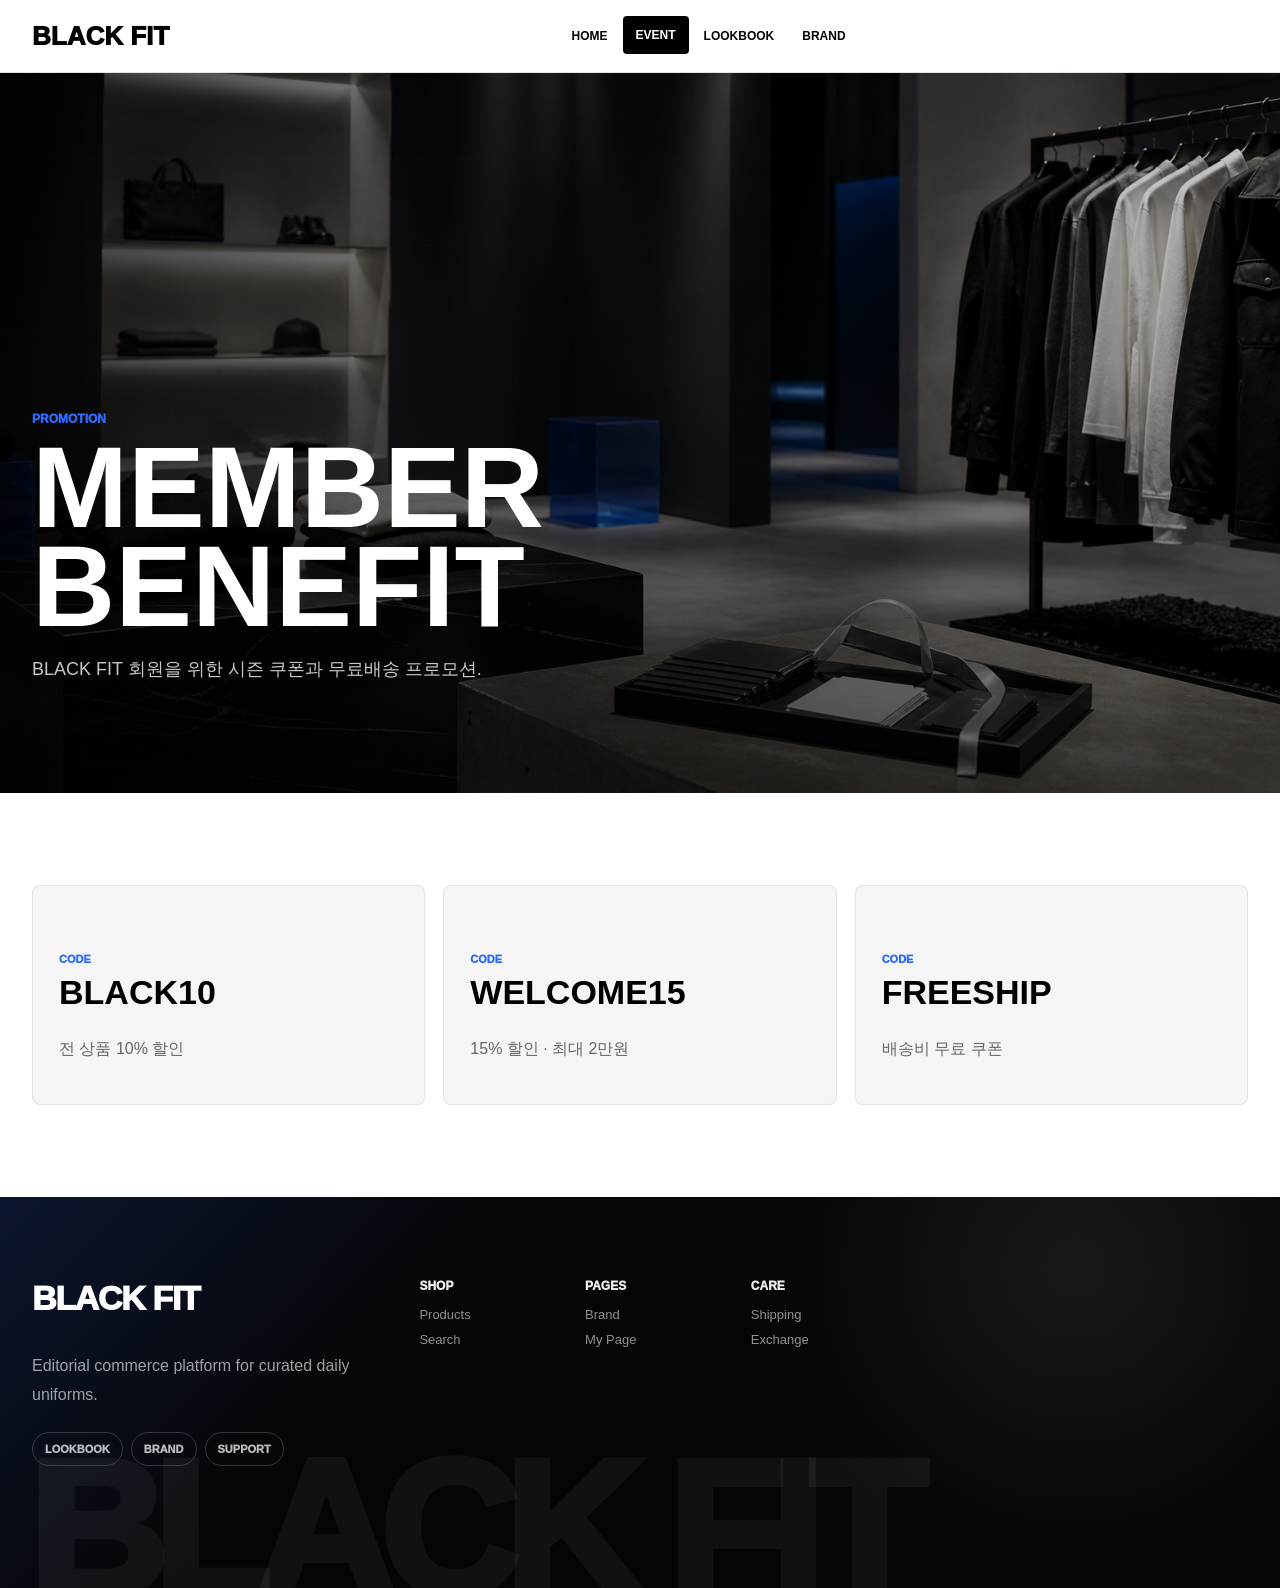
<file: event.html>
<!DOCTYPE html>
<html lang="ko">
<head>
  <meta charset="UTF-8">
  <meta name="viewport" content="width=device-width, initial-scale=1.0">
  <title>BLACK FIT | Event</title>
  <meta name="description" content="BLACK FIT 멤버십 혜택과 프로모션 페이지">
  <link rel="shortcut icon" href="favicon.ico">
  <link rel="icon" href="favicon.ico" sizes="any">
  <link rel="icon" type="image/png" sizes="48x48" href="images/favicons/favicon-48x48.png">
  <link rel="icon" type="image/png" sizes="16x16" href="images/favicons/favicon-16x16.png">
  <link rel="icon" type="image/png" sizes="32x32" href="images/favicons/favicon-32x32.png">
  <link rel="apple-touch-icon" href="images/favicons/apple-touch-icon.png">
  <link rel="manifest" href="site.webmanifest">
  <meta name="msapplication-TileImage" content="images/favicons/mstile-150x150.png">
  <meta name="msapplication-TileColor" content="#ffffff">
  <meta name="theme-color" content="#000000">
  <link rel="stylesheet" href="style.css">
</head>
<body class="subpage">
  <header class="site-header"><div class="header-inner"><a class="brand-logo" href="index.html">BLACK FIT</a><nav class="main-nav"><a class="nav-link" href="index.html">HOME</a><a class="nav-link active" href="event.html">EVENT</a><a class="nav-link" href="lookbook.html">LOOKBOOK</a><a class="nav-link" href="brand.html">BRAND</a></nav></div></header>
  <main>
    <section class="sub-hero">
      <img src="images/hero-event.png" alt="이벤트 메인 비주얼">
      <div class="sub-hero-copy">
        <p class="eyebrow">Promotion</p>
        <h1>MEMBER BENEFIT</h1>
        <p>BLACK FIT 회원을 위한 시즌 쿠폰과 무료배송 프로모션.</p>
      </div>
    </section>
    <section class="sub-section">
      <div class="coupon-page-grid">
        <article><span>CODE</span><h3>BLACK10</h3><p>전 상품 10% 할인</p></article>
        <article><span>CODE</span><h3>WELCOME15</h3><p>15% 할인 · 최대 2만원</p></article>
        <article><span>CODE</span><h3>FREESHIP</h3><p>배송비 무료 쿠폰</p></article>
      </div>
    </section>
  </main>
  <footer class="site-footer sub-footer"><div><a class="footer-logo" href="index.html">BLACK FIT</a><p>Editorial commerce platform for curated daily uniforms.</p><div class="footer-social"><a href="lookbook.html">Lookbook</a><a href="brand.html">Brand</a><a href="support.html">Support</a></div></div><div class="footer-links"><div><strong>Shop</strong><a href="index.html#products">Products</a><a href="search.html">Search</a></div><div><strong>Pages</strong><a href="brand.html">Brand</a><a href="mypage.html">My Page</a></div><div><strong>Care</strong><a href="support.html">Shipping</a><a href="support.html">Exchange</a></div></div><div class="footer-wordmark" aria-hidden="true">BLACK FIT</div></footer>
</body>
</html>
</file>
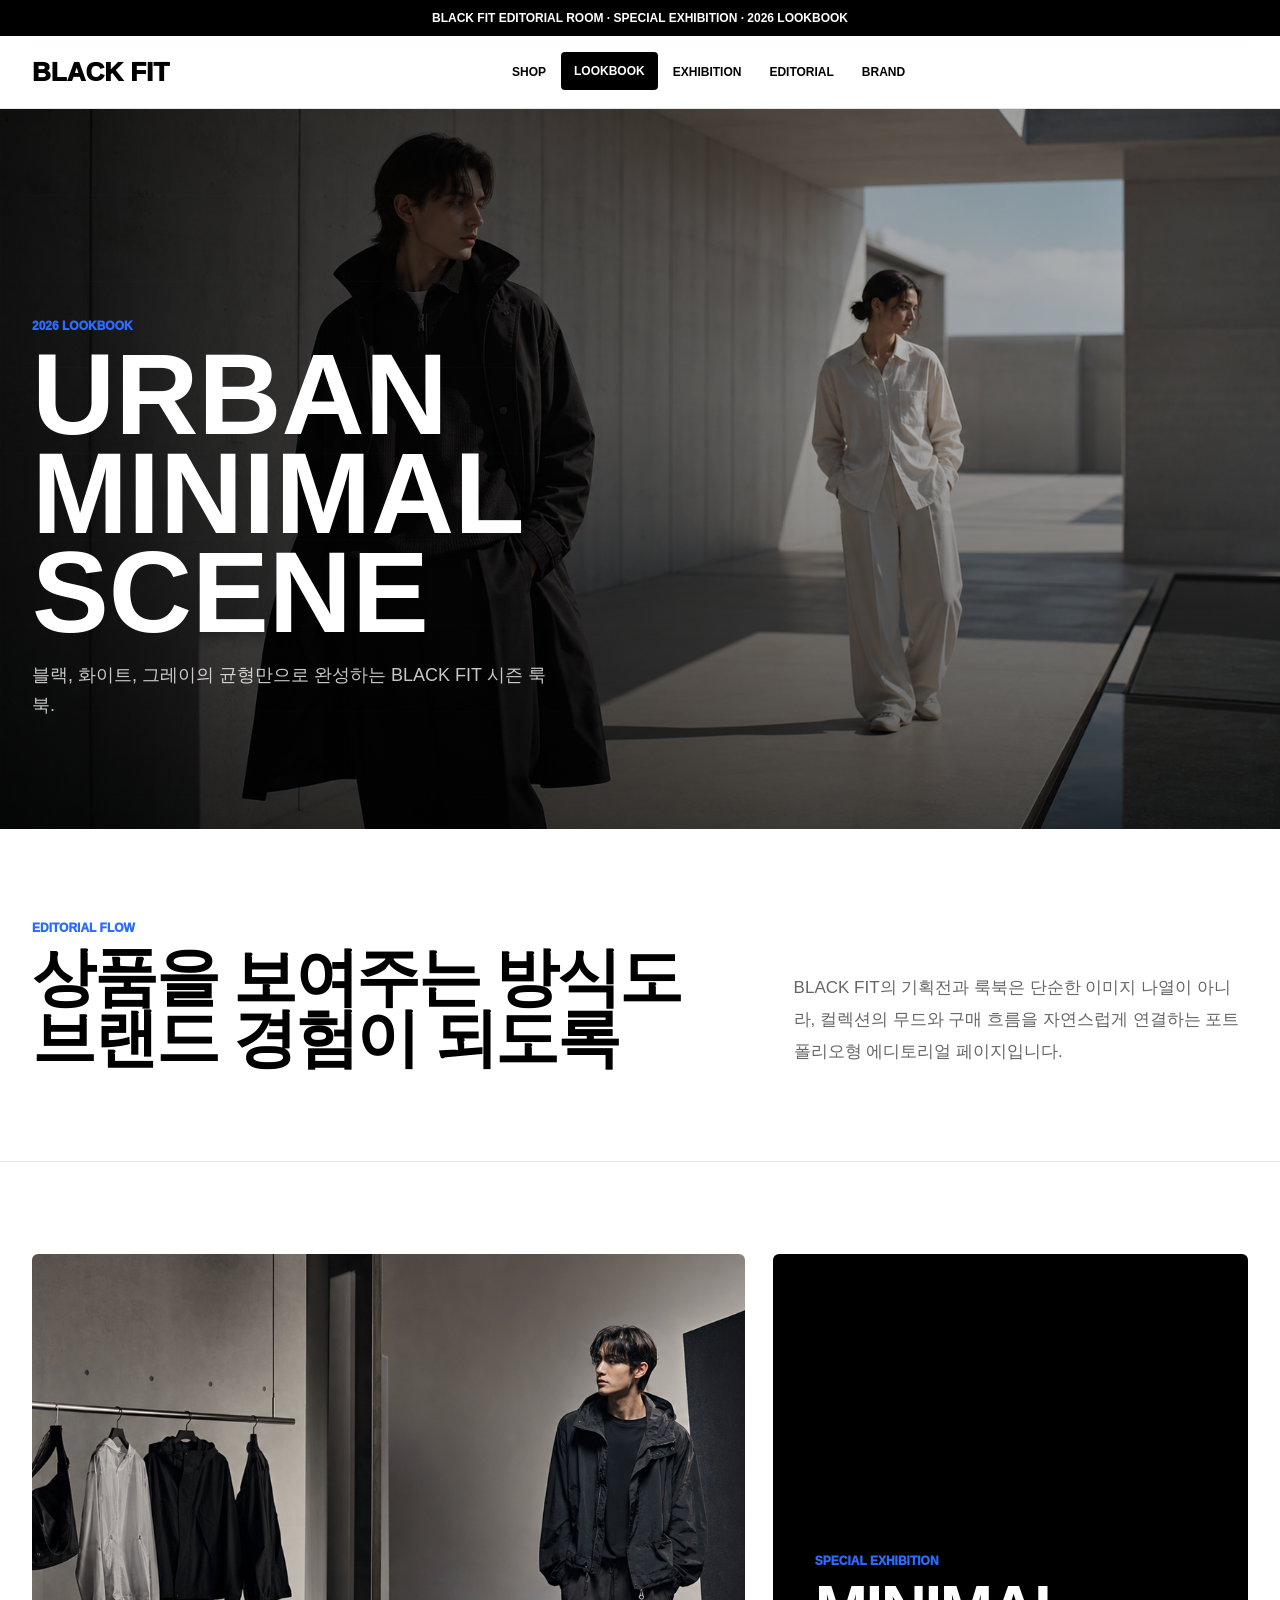
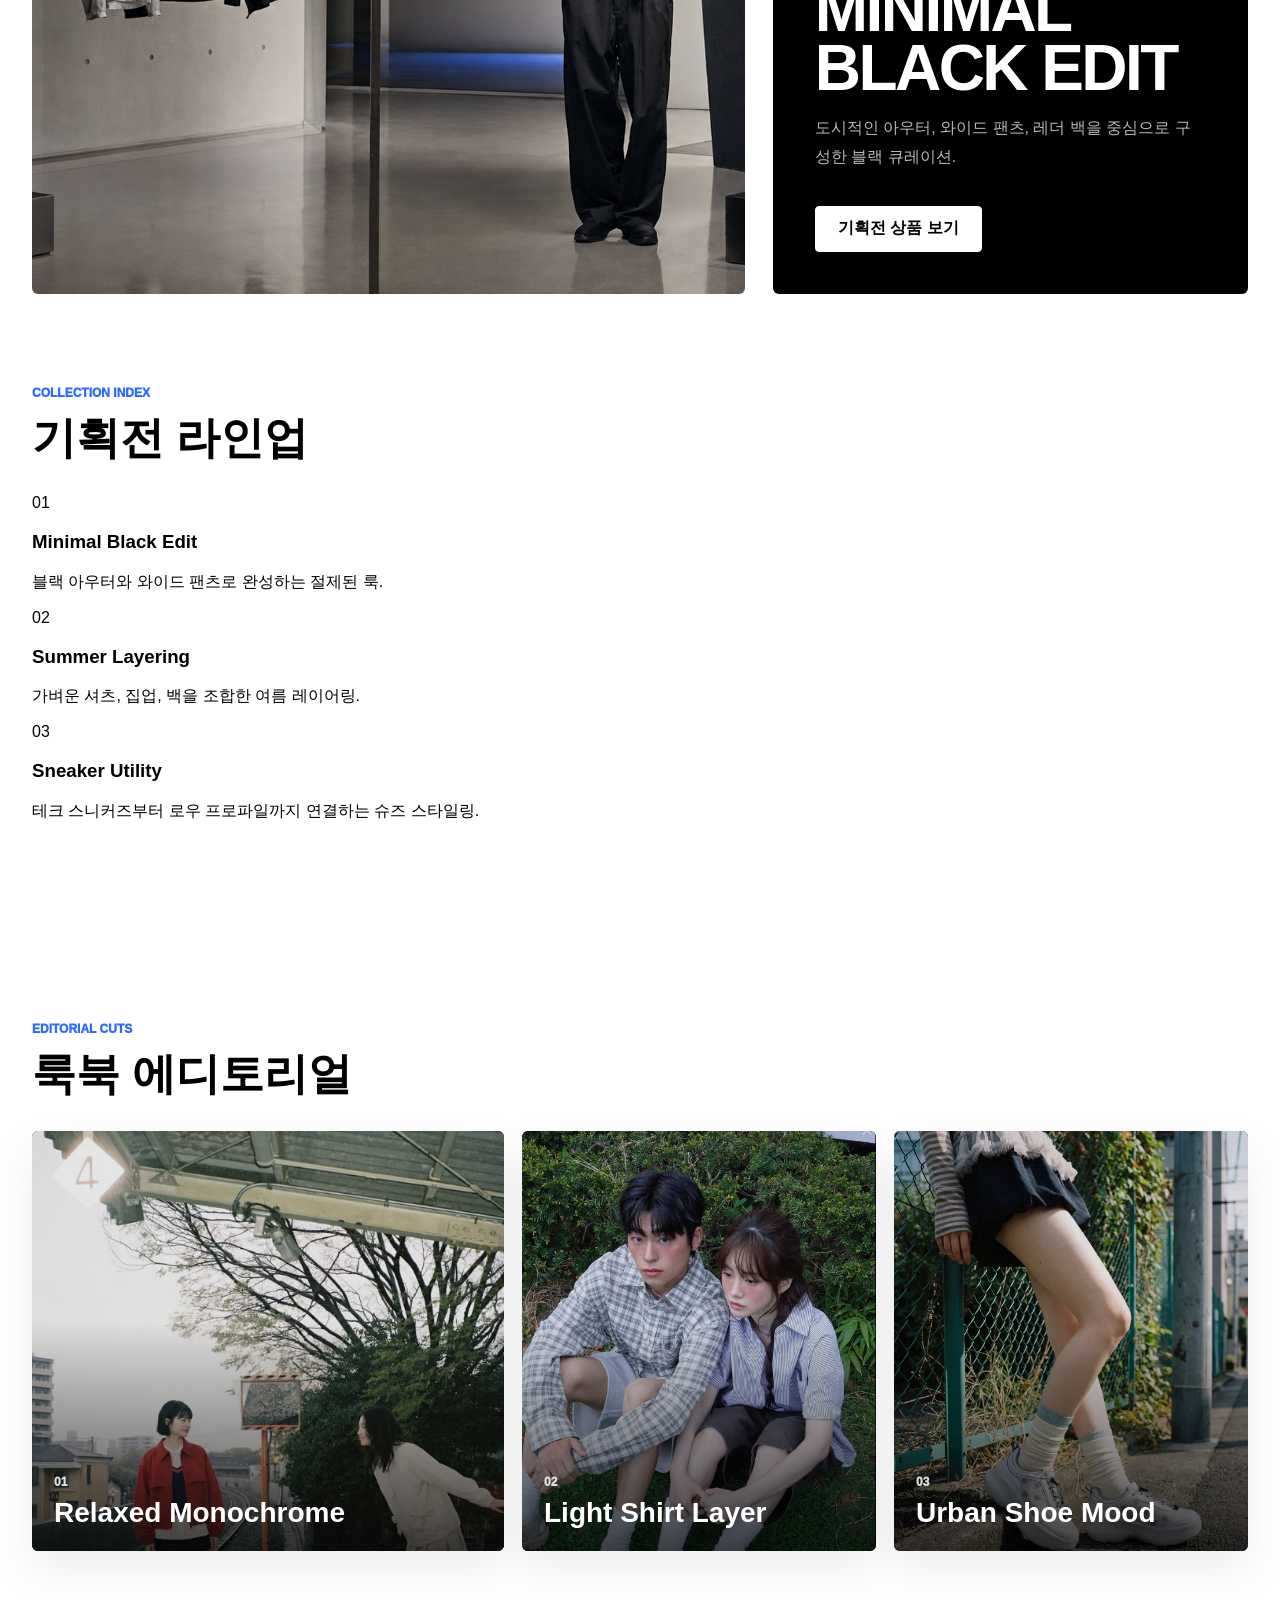
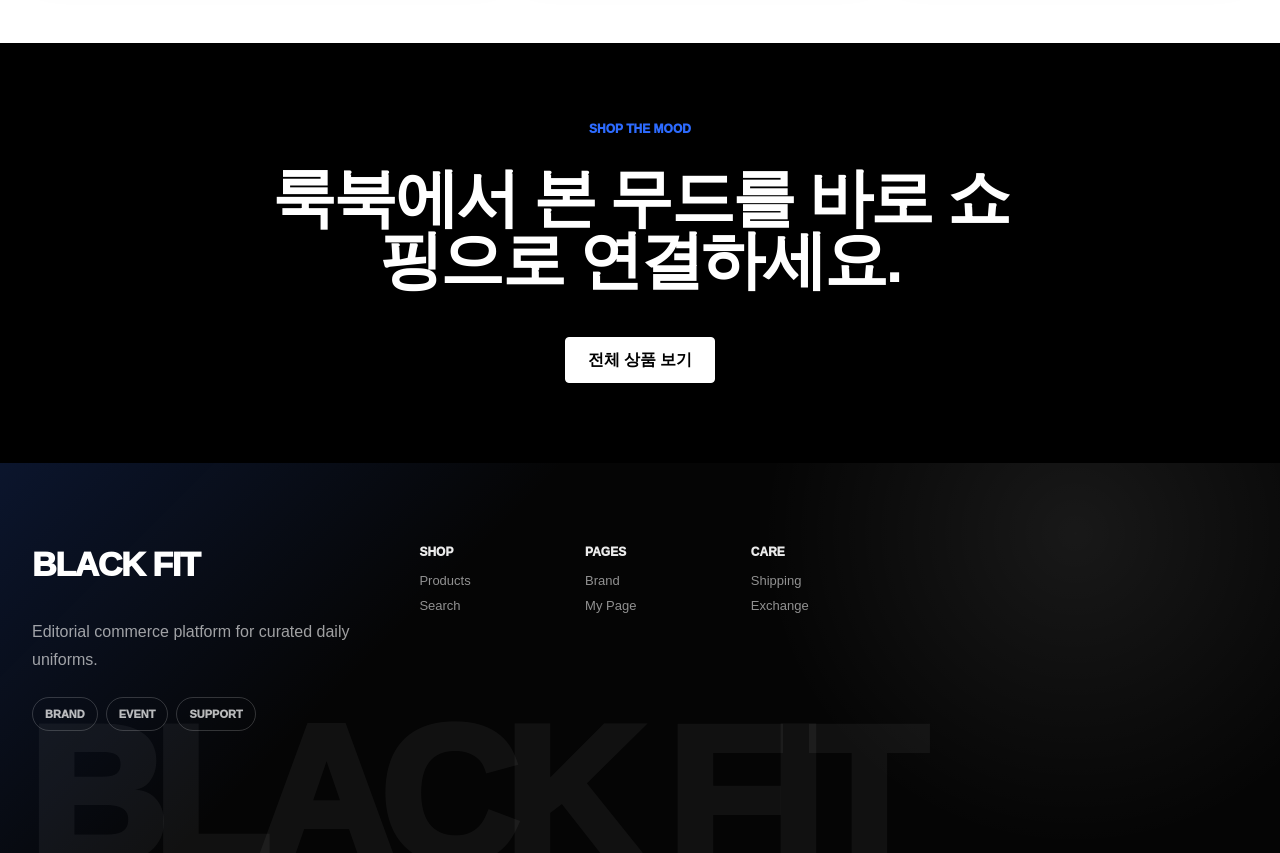
<file: lookbook.html>
<!DOCTYPE html>
<html lang="ko">
<head>
  <meta charset="UTF-8">
  <meta name="viewport" content="width=device-width, initial-scale=1.0">
  <title>BLACK FIT | Exhibition & Lookbook</title>
  <meta name="description" content="BLACK FIT 기획전과 룩북을 소개하는 서브페이지">
  <link rel="shortcut icon" href="favicon.ico">
  <link rel="icon" href="favicon.ico" sizes="any">
  <link rel="icon" type="image/png" sizes="48x48" href="images/favicons/favicon-48x48.png">
  <link rel="icon" type="image/png" sizes="16x16" href="images/favicons/favicon-16x16.png">
  <link rel="icon" type="image/png" sizes="32x32" href="images/favicons/favicon-32x32.png">
  <link rel="apple-touch-icon" href="images/favicons/apple-touch-icon.png">
  <link rel="manifest" href="site.webmanifest">
  <meta name="msapplication-TileImage" content="images/favicons/mstile-150x150.png">
  <meta name="msapplication-TileColor" content="#ffffff">
  <meta name="theme-color" content="#000000">
  <link rel="stylesheet" href="style.css">
</head>
<body class="subpage">
  <div class="top-banner">BLACK FIT EDITORIAL ROOM · SPECIAL EXHIBITION · 2026 LOOKBOOK</div>

  <header class="site-header">
    <div class="header-inner">
      <a class="brand-logo" href="index.html">BLACK FIT</a>
      <nav class="main-nav">
        <a class="nav-link" href="index.html#products">SHOP</a>
        <a class="nav-link active" href="lookbook.html">LOOKBOOK</a>
        <a class="nav-link" href="#exhibition">EXHIBITION</a>
        <a class="nav-link" href="#editorial">EDITORIAL</a>
        <a class="nav-link" href="brand.html">BRAND</a>
      </nav>
    </div>
  </header>

  <main>
    <section class="sub-hero">
      <img src="images/hero-lookbook.png" alt="BLACK FIT 룩북 메인 비주얼">
      <div class="sub-hero-copy">
        <p class="eyebrow">2026 Lookbook</p>
        <h1>URBAN MINIMAL SCENE</h1>
        <p>블랙, 화이트, 그레이의 균형만으로 완성하는 BLACK FIT 시즌 룩북.</p>
      </div>
    </section>

    <section class="sub-intro">
      <div>
        <p class="eyebrow">Editorial Flow</p>
        <h2>상품을 보여주는 방식도 브랜드 경험이 되도록</h2>
      </div>
      <p>BLACK FIT의 기획전과 룩북은 단순한 이미지 나열이 아니라, 컬렉션의 무드와 구매 흐름을 자연스럽게 연결하는 포트폴리오형 에디토리얼 페이지입니다.</p>
    </section>

    <section class="exhibition-hero" id="exhibition">
      <img src="images/hero-exhibition.png" alt="BLACK FIT 기획전 비주얼">
      <div>
        <p class="eyebrow">Special Exhibition</p>
        <h2>MINIMAL BLACK EDIT</h2>
        <p>도시적인 아우터, 와이드 팬츠, 레더 백을 중심으로 구성한 블랙 큐레이션.</p>
        <a class="primary-btn" href="index.html#products">기획전 상품 보기</a>
      </div>
    </section>

    <section class="sub-section">
      <div class="section-head">
        <div>
          <p class="eyebrow">Collection Index</p>
          <h2>기획전 라인업</h2>
        </div>
      </div>
      <div class="collection-grid">
        <article>
          <span>01</span>
          <h3>Minimal Black Edit</h3>
          <p>블랙 아우터와 와이드 팬츠로 완성하는 절제된 룩.</p>
        </article>
        <article>
          <span>02</span>
          <h3>Summer Layering</h3>
          <p>가벼운 셔츠, 집업, 백을 조합한 여름 레이어링.</p>
        </article>
        <article>
          <span>03</span>
          <h3>Sneaker Utility</h3>
          <p>테크 스니커즈부터 로우 프로파일까지 연결하는 슈즈 스타일링.</p>
        </article>
      </div>
    </section>

    <section class="sub-section" id="editorial">
      <div class="section-head">
        <div>
          <p class="eyebrow">Editorial Cuts</p>
          <h2>룩북 에디토리얼</h2>
        </div>
      </div>
      <div class="editorial-grid">
        <article><img src="images/lookbook-relaxed-monochrome.png" alt="릴렉스드 모노크롬 룩"><div><span>01</span><strong>Relaxed Monochrome</strong></div></article>
        <article><img src="images/lookbook-light-shirt.png" alt="라이트 셔츠 레이어 룩"><div><span>02</span><strong>Light Shirt Layer</strong></div></article>
        <article><img src="images/lookbook-urban-shoe.png" alt="어반 슈즈 무드"><div><span>03</span><strong>Urban Shoe Mood</strong></div></article>
      </div>
    </section>

    <section class="sub-cta">
      <p class="eyebrow">Shop The Mood</p>
      <h2>룩북에서 본 무드를 바로 쇼핑으로 연결하세요.</h2>
      <a class="primary-btn" href="index.html#products">전체 상품 보기</a>
    </section>
  </main>

  <footer class="site-footer sub-footer">
    <div>
      <a class="footer-logo" href="index.html">BLACK FIT</a>
      <p>Editorial commerce platform for curated daily uniforms.</p>
      <div class="footer-social"><a href="brand.html">Brand</a><a href="event.html">Event</a><a href="support.html">Support</a></div>
    </div>
    <div class="footer-links">
      <div><strong>Shop</strong><a href="index.html#products">Products</a><a href="search.html">Search</a></div>
      <div><strong>Pages</strong><a href="brand.html">Brand</a><a href="mypage.html">My Page</a></div>
      <div><strong>Care</strong><a href="support.html">Shipping</a><a href="support.html">Exchange</a></div>
    </div>
    <div class="footer-wordmark" aria-hidden="true">BLACK FIT</div>
  </footer>
</body>
</html>
</file>
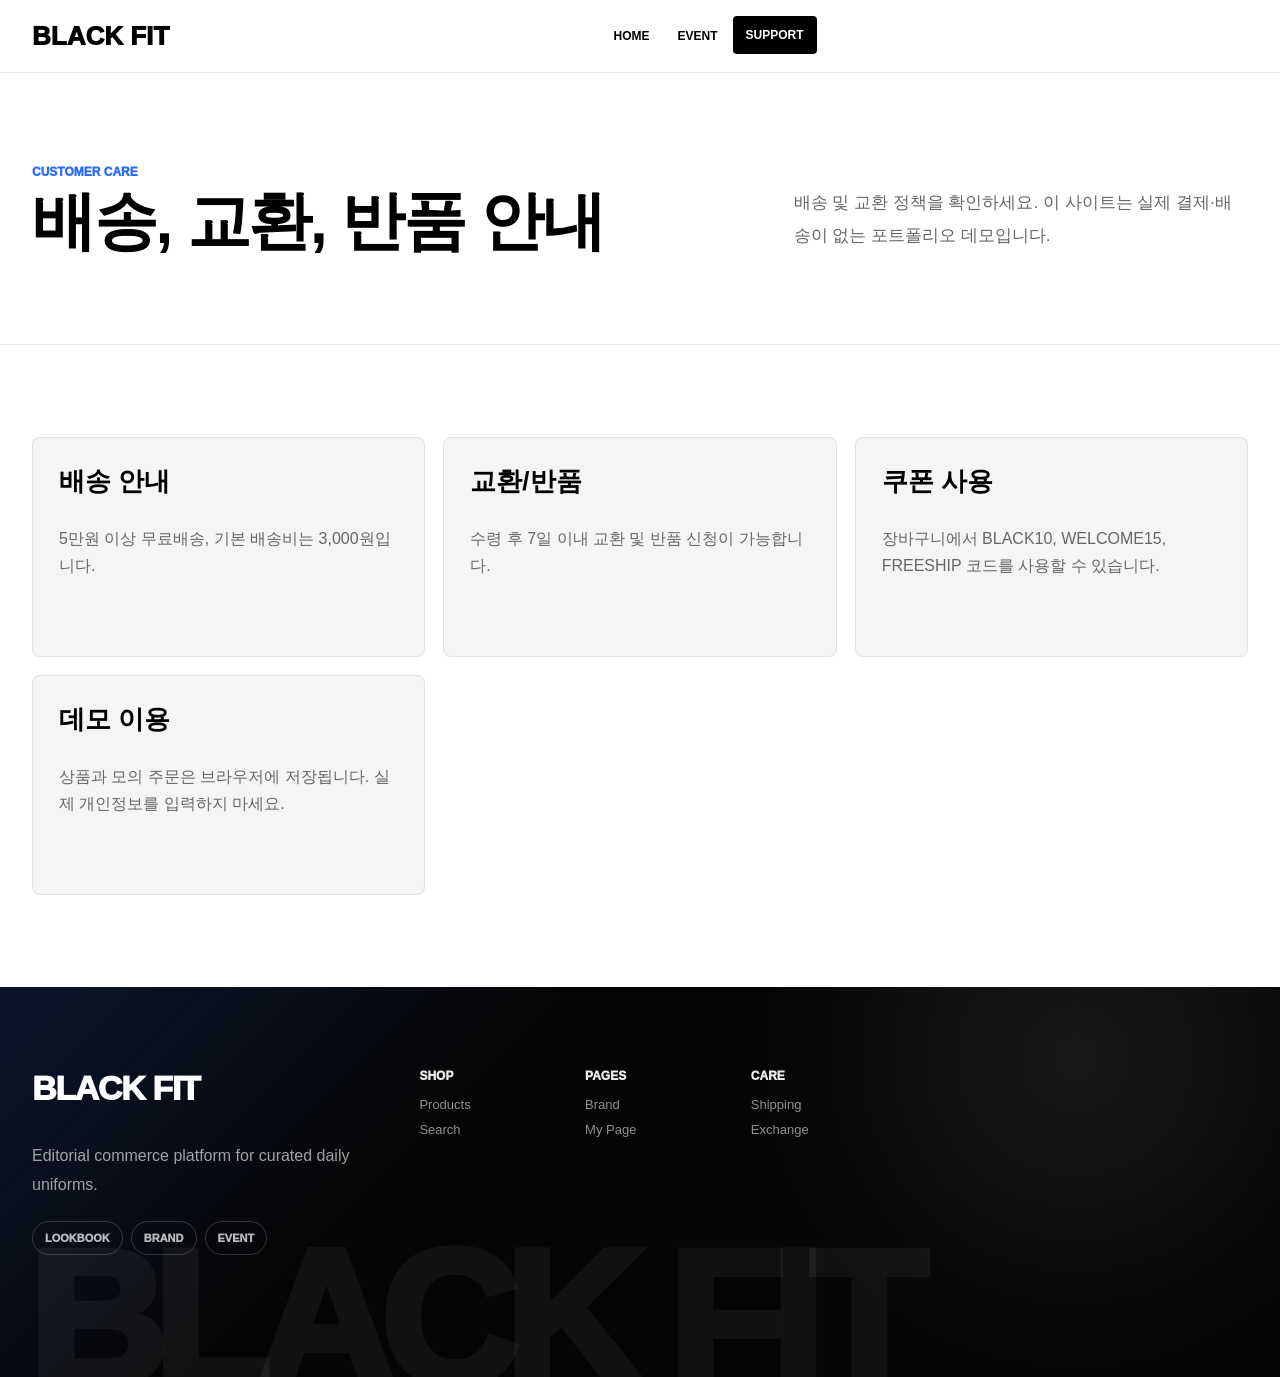
<file: support.html>
<!DOCTYPE html>
<html lang="ko">
<head>
  <meta charset="UTF-8">
  <meta name="viewport" content="width=device-width, initial-scale=1.0">
  <title>BLACK FIT | Support</title>
  <meta name="description" content="BLACK FIT 고객 지원 및 FAQ 페이지">
  <link rel="shortcut icon" href="favicon.ico">
  <link rel="icon" href="favicon.ico" sizes="any">
  <link rel="icon" type="image/png" sizes="48x48" href="images/favicons/favicon-48x48.png">
  <link rel="icon" type="image/png" sizes="16x16" href="images/favicons/favicon-16x16.png">
  <link rel="icon" type="image/png" sizes="32x32" href="images/favicons/favicon-32x32.png">
  <link rel="apple-touch-icon" href="images/favicons/apple-touch-icon.png">
  <link rel="manifest" href="site.webmanifest">
  <meta name="msapplication-TileImage" content="images/favicons/mstile-150x150.png">
  <meta name="msapplication-TileColor" content="#ffffff">
  <meta name="theme-color" content="#000000">
  <link rel="stylesheet" href="style.css">
</head>
<body class="subpage">
  <header class="site-header"><div class="header-inner"><a class="brand-logo" href="index.html">BLACK FIT</a><nav class="main-nav"><a class="nav-link" href="index.html">HOME</a><a class="nav-link" href="event.html">EVENT</a><a class="nav-link active" href="support.html">SUPPORT</a></nav></div></header>
  <main>
    <section class="sub-intro">
      <div><p class="eyebrow">Customer Care</p><h2>배송, 교환, 반품 안내</h2></div>
      <p>배송 및 교환 정책을 확인하세요. 이 사이트는 실제 결제·배송이 없는 포트폴리오 데모입니다.</p>
    </section>
    <section class="sub-section faq-grid">
      <article><h3>배송 안내</h3><p>5만원 이상 무료배송, 기본 배송비는 3,000원입니다.</p></article>
      <article><h3>교환/반품</h3><p>수령 후 7일 이내 교환 및 반품 신청이 가능합니다.</p></article>
      <article><h3>쿠폰 사용</h3><p>장바구니에서 BLACK10, WELCOME15, FREESHIP 코드를 사용할 수 있습니다.</p></article>
      <article><h3>데모 이용</h3><p>상품과 모의 주문은 브라우저에 저장됩니다. 실제 개인정보를 입력하지 마세요.</p></article>
    </section>
  </main>
  <footer class="site-footer sub-footer"><div><a class="footer-logo" href="index.html">BLACK FIT</a><p>Editorial commerce platform for curated daily uniforms.</p><div class="footer-social"><a href="lookbook.html">Lookbook</a><a href="brand.html">Brand</a><a href="event.html">Event</a></div></div><div class="footer-links"><div><strong>Shop</strong><a href="index.html#products">Products</a><a href="search.html">Search</a></div><div><strong>Pages</strong><a href="brand.html">Brand</a><a href="mypage.html">My Page</a></div><div><strong>Care</strong><a href="support.html">Shipping</a><a href="support.html">Exchange</a></div></div><div class="footer-wordmark" aria-hidden="true">BLACK FIT</div></footer>
</body>
</html>
</file>
<file: style.css>
:root {
  --black: #000;
  --white: #fff;
  --bg: #f6f5f3;
  --line: #e5e5e5;
  --muted: #666;
  --blue: #2d6bff;
  --header: 72px;
  --radius-xs: 4px;
  --radius-sm: 6px;
  --radius-md: 8px;
  --soft-shadow: 0 18px 45px rgba(0,0,0,.08);
  --deep-shadow: 0 28px 90px rgba(0,0,0,.22);
  --ease: cubic-bezier(.2,.8,.2,1);
}

* { box-sizing: border-box; }
html { scroll-behavior: smooth; }
body {
  margin: 0;
  background: linear-gradient(180deg, #fff 0%, #fbfaf8 48%, #fff 100%);
  color: var(--black);
  font-family: Arial, "Noto Sans KR", sans-serif;
  text-rendering: optimizeLegibility;
}
body.lock { overflow: hidden; }
img { display: block; width: 100%; }
button, input, select { font: inherit; }
button { cursor: pointer; }
a { color: inherit; text-decoration: none; }

.top-banner {
  min-height: 36px;
  display: grid;
  place-items: center;
  padding: 8px 16px;
  background: var(--black);
  color: var(--white);
  font-size: 12px;
  font-weight: 800;
  text-align: center;
}

.site-header {
  position: sticky;
  top: 0;
  z-index: 60;
  background: rgba(255,255,255,.82);
  border-bottom: 1px solid var(--line);
  backdrop-filter: blur(20px) saturate(1.25);
  transition: background .25s var(--ease), box-shadow .25s var(--ease), border-color .25s var(--ease);
}
.site-header.scrolled {
  background: rgba(255,255,255,.96);
  border-color: rgba(0,0,0,.08);
  box-shadow: 0 12px 38px rgba(0,0,0,.08);
}
.header-inner {
  height: var(--header);
  display: grid;
  grid-template-columns: auto 1fr auto;
  align-items: center;
  gap: 28px;
  padding: 0 32px;
}
.brand-logo { font-size: 26px; font-weight: 950; white-space: nowrap; letter-spacing: -.02em; }
.main-nav { display: flex; justify-content: center; gap: 2px; }
.nav-link, .chip {
  min-height: 38px;
  display: inline-flex;
  align-items: center;
  justify-content: center;
  border: 1px solid transparent;
  background: transparent;
  padding: 0 12px;
  color: var(--black);
  font-size: 12px;
  font-weight: 900;
  line-height: 1;
  border-radius: var(--radius-xs);
  transition: background .22s var(--ease), color .22s var(--ease), border-color .22s var(--ease), transform .22s var(--ease);
}
.page-link {
  margin-left: 10px;
  border-left-color: var(--line);
  padding-left: 18px;
}
.more-menu {
  position: relative;
}
.more-toggle {
  min-width: 62px;
}
.more-dropdown {
  position: absolute;
  top: calc(100% + 10px);
  right: 0;
  z-index: 80;
  min-width: 190px;
  display: grid;
  gap: 4px;
  padding: 10px;
  border: 1px solid rgba(0,0,0,.1);
  background: rgba(255,255,255,.96);
  box-shadow: var(--soft-shadow);
  backdrop-filter: blur(16px);
  border-radius: var(--radius-md);
  opacity: 0;
  visibility: hidden;
  transform: translateY(8px);
  transition: opacity .18s var(--ease), transform .18s var(--ease), visibility .18s var(--ease);
}
.more-dropdown.open,
.more-menu:hover .more-dropdown {
  opacity: 1;
  visibility: visible;
  transform: translateY(0);
}
.more-dropdown a {
  display: flex;
  align-items: center;
  min-height: 38px;
  padding: 0 12px;
  color: #000;
  font-size: 12px;
  font-weight: 950;
  text-transform: uppercase;
  border-radius: var(--radius-sm);
}
.more-dropdown a:hover {
  background: #000;
  color: #fff;
}
.nav-link:hover, .nav-link.active, .chip:hover, .chip[data-active="true"] {
  background: var(--black);
  color: var(--white);
  transform: translateY(-1px);
}
.header-actions { display: flex; align-items: center; gap: 8px; }
.icon-btn, .admin-btn, .login-btn, .hamburger {
  height: 40px;
  border: 1px solid var(--line);
  background: var(--white);
  color: var(--black);
  font-weight: 900;
  border-radius: var(--radius-sm);
  transition: background .2s var(--ease), color .2s var(--ease), border-color .2s var(--ease), transform .2s var(--ease), box-shadow .2s var(--ease);
}
.icon-btn { position: relative; width: 40px; font-size: 18px; }
.admin-btn, .login-btn { padding: 0 14px; font-size: 12px; }
.icon-btn:hover, .admin-btn:hover, .login-btn:hover, .hamburger:hover {
  background: var(--black);
  color: var(--white);
  border-color: var(--black);
  transform: translateY(-1px);
  box-shadow: 0 10px 24px rgba(0,0,0,.14);
}
.count-btn em {
  position: absolute;
  top: -7px;
  right: -7px;
  min-width: 20px;
  height: 20px;
  display: grid;
  place-items: center;
  background: var(--blue);
  color: #fff;
  font-size: 11px;
  font-style: normal;
}
.hamburger {
  display: none;
  width: 40px;
  padding: 0;
  background: #fff;
}
.hamburger span {
  display: block;
  width: 18px;
  height: 2px;
  margin: 4px auto;
  background: #000;
  border-radius: 999px;
  transition: transform .2s var(--ease), opacity .2s var(--ease);
}
.hamburger:hover {
  background: #fff;
  color: #000;
  transform: none;
}
.hamburger:hover span { background: #000; }
.hamburger.active {
  background: #f7f7f7;
  border-color: rgba(0,0,0,.16);
}
.hamburger.active span {
  opacity: 1;
  transform: none;
}

.hero {
  position: relative;
  min-height: calc(100vh - var(--header));
  overflow: hidden;
  background: #fff;
  isolation: isolate;
}
.hero > img {
  position: absolute;
  inset: 0;
  height: 100%;
  object-fit: cover;
  object-position: center top;
  opacity: 1;
  filter: brightness(1.18) contrast(.94) saturate(.86);
  transform: none;
}
.hero::before {
  content: "";
  position: absolute;
  inset: 0;
  z-index: 1;
  background:
    linear-gradient(90deg, rgba(0,0,0,.76) 0%, rgba(0,0,0,.48) 34%, rgba(0,0,0,.08) 62%, rgba(0,0,0,.02) 100%),
    linear-gradient(180deg, rgba(0,0,0,.04), rgba(0,0,0,.28));
}
.hero::after {
  content: "";
  position: absolute;
  inset: 0;
  z-index: 1;
  background-image: linear-gradient(rgba(255,255,255,.08) 1px, transparent 1px), linear-gradient(90deg, rgba(255,255,255,.05) 1px, transparent 1px);
  background-size: 92px 92px;
  mask-image: linear-gradient(90deg, rgba(0,0,0,.55), transparent 72%);
  pointer-events: none;
}
.hero-content {
  position: relative;
  z-index: 2;
  min-height: inherit;
  display: flex;
  flex-direction: column;
  justify-content: flex-end;
  max-width: 1440px;
  margin: 0 auto;
  padding: 90px 32px 70px;
  color: #fff;
}
.hero-rail {
  position: absolute;
  left: 32px;
  top: 50%;
  z-index: 2;
  display: flex;
  gap: 28px;
  color: rgba(255,255,255,.58);
  font-size: 10px;
  font-weight: 950;
  letter-spacing: .18em;
  text-transform: uppercase;
  transform: rotate(-90deg) translateX(-50%);
  transform-origin: left center;
}
.eyebrow { margin: 0 0 12px; color: var(--blue); font-size: 12px; font-weight: 950; text-transform: uppercase; }
.hero .eyebrow { color: rgba(255,255,255,.78); letter-spacing: .18em; }
.hero h1 { margin: 0; max-width: 8ch; font-size: clamp(58px, 9vw, 142px); line-height: .84; font-weight: 950; letter-spacing: -.045em; text-wrap: balance; text-shadow: 0 3px 24px rgba(0,0,0,.32); }
.hero p:not(.eyebrow) { max-width: 460px; color: #eee; font-size: 18px; line-height: 1.7; text-shadow: 0 2px 18px rgba(0,0,0,.28); }
.hero-actions { display: flex; flex-wrap: wrap; align-items: center; gap: 18px; margin-top: 6px; }
.secondary-link {
  color: #fff;
  border-bottom: 1px solid rgba(255,255,255,.72);
  padding-bottom: 5px;
  font-size: 12px;
  font-weight: 950;
  text-transform: uppercase;
}
.hero-stats {
  width: min(100%, 560px);
  display: grid;
  grid-template-columns: repeat(3, 1fr);
  gap: 1px;
  margin-top: 38px;
  border: 1px solid rgba(255,255,255,.22);
  background: rgba(255,255,255,.12);
  backdrop-filter: blur(18px);
  border-radius: var(--radius-sm);
  overflow: hidden;
}
.hero-stats div { padding: 18px; background: rgba(0,0,0,.22); }
.hero-stats strong { display: block; font-size: 25px; line-height: 1; }
.hero-stats span { display: block; margin-top: 8px; color: rgba(255,255,255,.7); font-size: 11px; font-weight: 800; text-transform: uppercase; }
.hero-note {
  position: absolute;
  right: 32px;
  bottom: 44px;
  z-index: 2;
  width: min(320px, calc(100% - 64px));
  padding: 18px;
  border: 1px solid rgba(255,255,255,.22);
  background: rgba(9,9,9,.42);
  color: #fff;
  backdrop-filter: blur(18px);
  border-radius: var(--radius-md);
}
.hero-note span { color: rgba(255,255,255,.62); font-size: 10px; font-weight: 950; letter-spacing: .14em; text-transform: uppercase; }
.hero-note strong { display: block; margin-top: 8px; font-size: 18px; }
.hero-note p { margin: 8px 0 0; color: rgba(255,255,255,.72); font-size: 13px; line-height: 1.6; }
.primary-btn, .ghost-btn {
  display: inline-flex;
  align-items: center;
  justify-content: center;
  min-height: 46px;
  width: fit-content;
  border: 1px solid var(--black);
  padding: 0 22px;
  background: var(--black);
  color: var(--white);
  font-weight: 950;
  border-radius: 4px;
  transition: background .2s var(--ease), color .2s var(--ease), border-color .2s var(--ease), transform .2s var(--ease), box-shadow .2s var(--ease);
}
.hero .primary-btn { background: #fff; border-color: #fff; color: #000; }
.primary-btn.full, .ghost-btn.full { width: 100%; }
.ghost-btn { background: #fff; color: #000; }
.primary-btn:hover, .ghost-btn:hover {
  transform: translateY(-1px);
  background: var(--blue);
  border-color: var(--blue);
  color: #fff;
  box-shadow: 0 14px 34px rgba(45,107,255,.25);
}
.danger { border-color: #b00020; color: #b00020; }

.season-ticker {
  overflow: hidden;
  border-top: 1px solid rgba(0,0,0,.08);
  border-bottom: 1px solid rgba(0,0,0,.08);
  background: #fff;
}
.season-ticker div {
  width: max-content;
  display: flex;
  align-items: center;
  gap: 36px;
  padding: 16px 0;
  animation: marqueeMove 24s linear infinite;
}
.season-ticker span {
  display: inline-flex;
  align-items: center;
  gap: 36px;
  color: #111;
  font-size: clamp(18px, 2.8vw, 42px);
  font-weight: 950;
  letter-spacing: -.035em;
  white-space: nowrap;
}
.season-ticker span::after {
  content: "";
  width: 7px;
  height: 7px;
  background: var(--blue);
  border-radius: 50%;
}

.service-strip { display: grid; grid-template-columns: repeat(3, 1fr); border-bottom: 1px solid var(--line); background: rgba(255,255,255,.72); backdrop-filter: blur(12px); }
.service-strip div { padding: 22px 32px; border-right: 1px solid var(--line); transition: background .2s var(--ease); }
.service-strip div:hover { background: #fff; }
.service-strip strong { display: block; font-size: 13px; text-transform: uppercase; }
.service-strip span { color: var(--muted); font-size: 13px; }

.section-block, .editorial-section, .lookbook-section {
  max-width: 1440px;
  margin: 0 auto;
  padding: 92px 32px;
}
.muted { max-width: none; padding-left: max(32px, calc((100vw - 1376px)/2 + 32px)); padding-right: max(32px, calc((100vw - 1376px)/2 + 32px)); background: var(--bg); }
.section-head, .product-head { display: flex; align-items: end; justify-content: space-between; gap: 20px; margin-bottom: 30px; }
.section-title h2, .section-head h2, .brand-band h2 { margin: 0; font-size: 44px; line-height: 1.2; font-weight: 950; overflow-wrap: anywhere; }
.text-link, .text-btn { border: 0; border-bottom: 2px solid #000; background: transparent; font-weight: 900; }

.editorial-grid, .lookbook-grid { display: grid; grid-template-columns: 1.2fr .9fr .9fr; gap: 18px; margin-top: 30px; }
.editorial-grid article, .lookbook-grid article {
  position: relative;
  min-height: 420px;
  overflow: hidden;
  background: #111;
  border-radius: 6px;
  box-shadow: var(--soft-shadow);
}
.lookbook-grid .look-large { grid-row: auto; min-height: 420px; }
.editorial-grid img, .lookbook-grid img { position: absolute; inset: 0; height: 100%; object-fit: cover; object-position: center top; opacity: .9; transition: transform .55s var(--ease), opacity .55s var(--ease), filter .55s var(--ease); }
.editorial-grid article:hover img, .lookbook-grid article:hover img { transform: scale(1.045); opacity: .78; filter: saturate(.86); }
.editorial-grid article::after, .lookbook-grid article::after { content: ""; position: absolute; inset: 0; background: linear-gradient(180deg, transparent 45%, rgba(0,0,0,.7)); }
.editorial-grid div, .lookbook-grid strong { position: absolute; left: 22px; right: 22px; bottom: 22px; z-index: 1; color: #fff; font-size: 28px; font-weight: 950; }
.editorial-grid span { display: block; margin-bottom: 8px; color: #ddd; font-size: 12px; }

.product-grid { display: grid; grid-template-columns: repeat(4, minmax(0, 1fr)); gap: 38px 22px; }
.small-grid { grid-template-columns: repeat(4, minmax(0, 1fr)); }
.product-card { position: relative; transition: transform .28s var(--ease); }
.product-card:hover { transform: translateY(-5px); }
.product-image { position: relative; width: 100%; aspect-ratio: 3/4; overflow: hidden; border: 1px solid rgba(0,0,0,.08); background: #f4f1ec; border-radius: 6px; box-shadow: 0 1px 0 rgba(0,0,0,.04); transition: box-shadow .28s var(--ease), border-color .28s var(--ease); }
.product-card:hover .product-image { border-color: rgba(0,0,0,.16); box-shadow: var(--soft-shadow); }
.product-image img { height: 100%; object-fit: cover; transition: transform .45s var(--ease), filter .45s var(--ease), opacity .32s var(--ease); }
.product-hover-img {
  position: absolute;
  inset: 0;
  opacity: 0;
  object-fit: contain;
  background: #f5f5f5;
  padding: 10px;
}
.product-card:hover .product-main-img { opacity: 0; }
.product-card:hover .product-hover-img { opacity: 1; }
.product-card:hover .product-image img { transform: scale(1.055); filter: saturate(.92) contrast(1.02); }
.rank-badge, .label-badge {
  position: absolute;
  top: 10px;
  z-index: 2;
  height: 30px;
  display: grid;
  place-items: center;
  padding: 0 10px;
  background: #000;
  color: #fff;
  font-size: 11px;
  font-weight: 950;
}
.rank-badge { left: 10px; }
.label-badge { right: 10px; background: var(--blue); }
.quick-view { position: absolute; left: 12px; right: 12px; bottom: 12px; z-index: 2; height: 38px; display: grid; place-items: center; background: rgba(0,0,0,.82); color: #fff; opacity: 0; transform: translateY(8px); transition: opacity .22s var(--ease), transform .22s var(--ease); font-size: 12px; font-weight: 900; backdrop-filter: blur(12px); border-radius: 4px; }
.product-card:hover .quick-view { opacity: 1; transform: translateY(0); }
.wish-button { position: absolute; right: 10px; bottom: 92px; z-index: 3; width: 38px; height: 38px; border: 1px solid rgba(0,0,0,.08); background: rgba(255,255,255,.9); border-radius: 50%; backdrop-filter: blur(12px); transition: transform .2s var(--ease), background .2s var(--ease), color .2s var(--ease); }
.wish-button:hover { transform: scale(1.06); }
.wish-button.active { background: #000; color: #fff; }
.product-info { width: 100%; border: 0; background: transparent; text-align: left; padding: 14px 0 0; }
.category-name { color: #888; font-size: 10px; font-weight: 900; }
.brand-name { margin: 7px 0 5px; font-size: 12px; font-weight: 950; }
.product-name { min-height: 42px; margin: 0 0 10px; font-size: 15px; line-height: 1.35; }
.price-row { display: flex; gap: 8px; font-weight: 950; }
.discount { color: var(--blue); }
.rating, .card-meta { margin-top: 8px; color: #777; font-size: 13px; }
.card-meta { display: flex; justify-content: space-between; gap: 8px; }
.card-meta span:last-child { color: #999; font-size: 11px; text-transform: uppercase; }
.card-options {
  display: flex;
  align-items: center;
  justify-content: space-between;
  gap: 12px;
  margin-top: 12px;
}
.color-swatches, .size-preview {
  display: inline-flex;
  align-items: center;
  gap: 6px;
}
.color-swatches i {
  width: 14px;
  height: 14px;
  display: block;
  background: var(--swatch);
  border: 1px solid rgba(0,0,0,.18);
  border-radius: 50%;
  box-shadow: inset 0 0 0 1px rgba(255,255,255,.35);
}
.size-preview span {
  min-width: 22px;
  height: 22px;
  display: grid;
  place-items: center;
  border: 1px solid rgba(0,0,0,.1);
  color: #555;
  font-size: 10px;
  font-weight: 950;
  border-radius: 999px;
}

.brand-band {
  display: grid;
  grid-template-columns: 1fr 1fr;
  gap: 40px;
  padding: 92px 32px;
  background:
    linear-gradient(135deg, rgba(45,107,255,.18), transparent 34%),
    #000;
  color: #fff;
}
.brand-band p:not(.eyebrow) { color: #ccc; line-height: 1.8; }
.brand-list { display: grid; grid-template-columns: repeat(2, 1fr); gap: 12px; align-content: center; }
.brand-list button { min-height: 68px; border: 1px solid #333; padding: 22px; background: transparent; color: #fff; font-weight: 950; text-align: left; transition: background .22s var(--ease), border-color .22s var(--ease), transform .22s var(--ease), color .22s var(--ease); }
.brand-list button:hover { background: #fff; color: #000; border-color: #fff; transform: translateY(-2px); }

.brand-marquee {
  overflow: hidden;
  border-top: 1px solid var(--line);
  border-bottom: 1px solid var(--line);
  background: #fff;
}
.brand-marquee div {
  width: max-content;
  display: flex;
  gap: 42px;
  padding: 20px 0;
  animation: marqueeMove 28s linear infinite;
}
.brand-marquee span {
  font-size: clamp(24px, 4vw, 58px);
  font-weight: 950;
  letter-spacing: -.04em;
  white-space: nowrap;
}
.brand-marquee span:nth-child(even) {
  color: transparent;
  -webkit-text-stroke: 1px #000;
}
@keyframes marqueeMove {
  from { transform: translateX(0); }
  to { transform: translateX(-50%); }
}

.campaign-grid, .brand-card-grid {
  display: grid;
  grid-template-columns: repeat(3, minmax(0, 1fr));
  gap: 18px;
}
.campaign-grid article {
  min-height: 260px;
  display: flex;
  flex-direction: column;
  justify-content: flex-end;
  padding: 26px;
  border: 1px solid rgba(0,0,0,.08);
  background:
    linear-gradient(135deg, rgba(45,107,255,.11), transparent 42%),
    #f5f5f5;
  cursor: pointer;
  transition: transform .25s var(--ease), box-shadow .25s var(--ease), background .25s var(--ease);
}
.campaign-grid article:hover { transform: translateY(-4px); box-shadow: var(--soft-shadow); background-color: #fff; }
.campaign-grid span { font-size: 12px; font-weight: 950; color: var(--blue); }
.campaign-grid h3 { margin: 14px 0 10px; font-size: 28px; line-height: 1; }
.campaign-grid p { margin: 0; color: var(--muted); line-height: 1.7; }
.brand-card-grid { grid-template-columns: repeat(4, minmax(0, 1fr)); }
.brand-card {
  position: relative;
  min-height: 380px;
  overflow: hidden;
  border-radius: 6px;
  background: #111;
  cursor: pointer;
}
.brand-card img { position: absolute; inset: 0; height: 100%; object-fit: cover; opacity: .72; transition: transform .45s var(--ease), opacity .45s var(--ease); }
.brand-card:hover img { transform: scale(1.05); opacity: .52; }
.brand-card div { position: absolute; left: 20px; right: 20px; bottom: 20px; color: #fff; }
.brand-card span { font-size: 11px; font-weight: 950; color: rgba(255,255,255,.68); text-transform: uppercase; }
.brand-card h3 { margin: 8px 0 4px; font-size: 25px; }
.brand-card strong { color: #fff; }
.brand-card p { color: rgba(255,255,255,.74); line-height: 1.6; font-size: 13px; }

.shop-tools {
  position: sticky;
  top: calc(var(--header) - 1px);
  z-index: 20;
  display: flex;
  justify-content: space-between;
  gap: 16px;
  margin-bottom: 28px;
  padding: 14px;
  border: 1px solid rgba(0,0,0,.08);
  background: rgba(255,255,255,.9);
  backdrop-filter: blur(18px);
  box-shadow: 0 14px 38px rgba(0,0,0,.05);
}
.filter-group { display: flex; flex-wrap: wrap; gap: 8px; }
.search-wrap {
  position: relative;
  width: min(100%, 360px);
}
#searchInput, select, .form-grid input, .form-grid select { height: 44px; border: 1px solid var(--line); padding: 0 12px; background: #fff; }
#searchInput:focus, select:focus, .form-grid input:focus, .form-grid select:focus {
  outline: 2px solid rgba(45,107,255,.18);
  border-color: var(--blue);
}
.search-wrap #searchInput { width: 100%; }
.search-assist {
  position: absolute;
  top: calc(100% + 8px);
  left: 0;
  right: 0;
  z-index: 35;
  padding: 12px;
  border: 1px solid rgba(0,0,0,.1);
  background: rgba(255,255,255,.96);
  box-shadow: var(--soft-shadow);
  backdrop-filter: blur(16px);
  border-radius: var(--radius-md);
}
.assist-block + .assist-block { margin-top: 12px; padding-top: 12px; border-top: 1px solid var(--line); }
.assist-title {
  display: flex;
  align-items: center;
  justify-content: space-between;
  gap: 12px;
  margin-bottom: 8px;
}
.assist-block span {
  display: block;
  color: var(--muted);
  font-size: 10px;
  font-weight: 950;
  text-transform: uppercase;
  white-space: nowrap;
}
.assist-title [data-search-clear] {
  width: auto;
  min-width: max-content;
  min-height: 24px;
  border: 0;
  background: transparent;
  color: #999;
  padding: 0;
  font-size: 11px;
  font-weight: 900;
}
.assist-title [data-search-clear]:hover {
  background: transparent;
  color: #000;
}
.assist-row {
  display: grid;
  grid-template-columns: 1fr 28px;
  align-items: center;
  gap: 4px;
}
.assist-block button {
  width: 100%;
  min-height: 34px;
  display: flex;
  align-items: center;
  gap: 8px;
  border: 0;
  background: transparent;
  padding: 0 8px;
  text-align: left;
  font-size: 13px;
  font-weight: 900;
}
.assist-row [data-search-pick] {
  min-width: 0;
  overflow: hidden;
  text-overflow: ellipsis;
  white-space: nowrap;
}
.assist-block button:hover { background: #f5f5f5; }
.assist-block .assist-remove {
  width: 28px;
  min-height: 28px;
  justify-content: center;
  color: #999;
  padding: 0;
  font-size: 18px;
  line-height: 1;
}
.assist-block .assist-remove:hover {
  background: #000;
  color: #fff;
}
.assist-block strong { min-width: fit-content; color: var(--blue); font-size: 11px; }
.empty-state { padding: 70px 20px; text-align: center; background: var(--bg); border: 1px solid var(--line); font-weight: 900; }

.side-panel {
  position: fixed;
  top: 0;
  right: 0;
  z-index: 100;
  width: min(100%, 470px);
  height: 100vh;
  display: flex;
  flex-direction: column;
  background: linear-gradient(180deg, #fff, #fbfaf8);
  transform: translateX(105%);
  transition: transform .34s var(--ease);
  box-shadow: none;
}
.side-panel.open {
  transform: translateX(0);
  box-shadow: -24px 0 90px rgba(0,0,0,.22);
}
.panel-head { position: relative; min-height: 92px; display: flex; align-items: center; justify-content: space-between; padding: 20px 22px; background: rgba(255,255,255,.92); border-bottom: 1px solid var(--line); backdrop-filter: blur(14px); }
.panel-head::before {
  content: "";
  width: 34px;
  height: 2px;
  position: absolute;
  left: 22px;
  bottom: -1px;
  background: #000;
}
.panel-head h2, .dialog-card h2 { margin: 0; font-size: 36px; line-height: 1; font-weight: 950; }
.close-btn { width: 40px; height: 40px; border: 1px solid var(--line); background: #fff; font-size: 24px; border-radius: 4px; transition: background .2s var(--ease), color .2s var(--ease), transform .2s var(--ease); }
.close-btn:hover { background: #000; color: #fff; transform: rotate(90deg); }
.panel-list { flex: 1; overflow-y: auto; padding: 18px; }
.cart-recommend {
  flex: 0 0 auto;
  max-height: none;
  overflow: visible;
  padding: 0 18px 14px;
  background: linear-gradient(180deg, transparent, rgba(255,255,255,.78));
}
.cart-recommend .panel-subtitle {
  position: sticky;
  top: 0;
  z-index: 1;
  padding: 8px 0;
  background: rgba(255,255,255,.9);
  backdrop-filter: blur(10px);
}
.recommend-list { display: grid; grid-template-columns: repeat(2, minmax(0, 1fr)); gap: 8px; }
.recommend-item {
  display: grid;
  grid-template-columns: 46px 1fr;
  gap: 8px;
  align-items: center;
  width: 100%;
  border: 1px solid rgba(0,0,0,.08);
  background: #fff;
  padding: 7px;
  text-align: left;
  border-radius: var(--radius-md);
}
.recommend-item img {
  width: 46px;
  height: 54px;
  object-fit: cover;
  border-radius: 4px;
}
.recommend-item strong {
  display: block;
  max-height: 34px;
  overflow: hidden;
  margin-bottom: 3px;
  font-size: 12px;
  line-height: 1.35;
}
.recommend-item em {
  color: var(--muted);
  font-size: 11px;
  font-style: normal;
}
.recommend-item:hover { border-color: #000; }
.cart-item, .wishlist-item, .admin-item { display: grid; grid-template-columns: 82px 1fr auto; gap: 14px; align-items: center; padding: 14px; margin-bottom: 12px; background: #fff; border: 1px solid rgba(0,0,0,.07); border-radius: 8px; box-shadow: 0 10px 28px rgba(0,0,0,.04); transition: transform .2s var(--ease), box-shadow .2s var(--ease), border-color .2s var(--ease); }
.cart-item:hover, .wishlist-item:hover, .admin-item:hover {
  transform: translateY(-2px);
  border-color: rgba(0,0,0,.16);
  box-shadow: 0 18px 38px rgba(0,0,0,.08);
}
.cart-item img, .wishlist-item img, .admin-item img { height: 104px; object-fit: cover; background: #eee; border-radius: 4px; }
.cart-controls {
  width: fit-content;
  display: inline-grid;
  grid-template-columns: 32px 34px 32px;
  align-items: center;
  margin-top: 12px;
  border: 1px solid var(--line);
  background: #fff;
  border-radius: var(--radius-sm);
  overflow: hidden;
}
.cart-controls span {
  height: 32px;
  display: grid;
  place-items: center;
  border-left: 1px solid var(--line);
  border-right: 1px solid var(--line);
  font-size: 13px;
  font-weight: 950;
}
.qty-button {
  width: 32px;
  min-height: 32px;
  border: 0;
  background: #fff;
  padding: 0;
  font-size: 15px;
  font-weight: 950;
}
.qty-button:hover {
  background: #000;
  color: #fff;
}
.remove-button, .wishlist-item button, .admin-item button { min-height: 30px; border: 1px solid var(--line); background: #fff; padding: 0 10px; font-weight: 900; }
.summary { padding: 20px; background: rgba(255,255,255,.96); border-top: 1px solid var(--line); box-shadow: 0 -18px 45px rgba(0,0,0,.06); }
.summary .primary-btn {
  box-shadow: 0 16px 34px rgba(0,0,0,.18);
}
.summary div, .checkout-total { display: flex; justify-content: space-between; margin-bottom: 12px; color: var(--muted); }
.summary .total { padding-top: 14px; border-top: 1px solid var(--line); color: #000; font-size: 18px; }
.coupon-box {
  display: grid !important;
  grid-template-columns: 1fr auto;
  gap: 8px;
  margin: 16px 0 8px !important;
}
.coupon-box input {
  min-width: 0;
  height: 42px;
  border: 1px solid var(--line);
  padding: 0 12px;
  font-weight: 800;
  border-radius: var(--radius-sm);
}
.coupon-box button {
  height: 42px;
  border: 1px solid #000;
  background: #000;
  color: #fff;
  padding: 0 14px;
  font-weight: 950;
  border-radius: var(--radius-sm);
}
.coupon-message { min-height: 18px; margin: 0 0 12px; color: var(--muted); font-size: 12px; line-height: 1.5; }
.cart-empty { min-height: 300px; display: grid; place-items: center; text-align: center; color: var(--muted); }
.cart-empty strong { display: block; color: #000; font-size: 20px; }
.cart-empty.compact { min-height: 160px; }
.panel-subtitle {
  margin: 22px 0 12px;
  color: #999;
  font-size: 11px;
  font-weight: 950;
  letter-spacing: .08em;
  text-transform: uppercase;
}
.member-card, .order-card {
  padding: 18px;
  margin-bottom: 12px;
  background: #fff;
  border: 1px solid var(--line);
  border-radius: var(--radius-md);
}
.member-card span { color: var(--muted); font-size: 12px; font-weight: 900; }
.member-card strong { display: block; margin-top: 8px; font-size: 24px; }
.member-card p, .order-card p { color: var(--muted); font-size: 13px; line-height: 1.6; }
.order-top { display: flex; justify-content: space-between; gap: 12px; align-items: center; }
.order-top span {
  padding: 6px 10px;
  background: #000;
  color: #fff;
  font-size: 11px;
  font-weight: 950;
}
.order-card ul { margin: 10px 0; padding-left: 18px; color: var(--muted); font-size: 13px; line-height: 1.7; }
.order-card b { font-size: 18px; }
.member-metrics {
  display: grid;
  grid-template-columns: repeat(3, 1fr);
  gap: 8px;
  margin-bottom: 18px;
}
.member-metrics div {
  padding: 14px;
  background: #fff;
  border: 1px solid var(--line);
  border-radius: var(--radius-md);
}
.member-metrics strong { display: block; font-size: 22px; }
.member-metrics span { color: var(--muted); font-size: 11px; font-weight: 900; text-transform: uppercase; }
.order-timeline {
  display: grid;
  grid-template-columns: repeat(4, 1fr);
  gap: 6px;
  margin: 14px 0;
}
.order-timeline span {
  position: relative;
  padding-top: 16px;
  color: #999;
  font-size: 10px;
  font-weight: 950;
  text-align: center;
}
.order-timeline span::before {
  content: "";
  position: absolute;
  top: 0;
  left: 50%;
  width: 8px;
  height: 8px;
  border-radius: 50%;
  background: #d8d8d8;
  transform: translateX(-50%);
}
.order-timeline span.active { color: #000; }
.order-timeline span.active::before { background: var(--blue); }
.order-detail-card {
  padding: 18px;
  background: #fff;
  border: 1px solid var(--line);
  border-radius: var(--radius-md);
}
.order-detail-card > span { color: var(--muted); font-size: 12px; font-weight: 900; }
.order-detail-card h3 { margin: 8px 0 12px; font-size: 28px; }
.order-line {
  display: grid;
  grid-template-columns: 64px 1fr auto;
  gap: 12px;
  align-items: center;
  padding: 12px 0;
  border-bottom: 1px solid var(--line);
}
.order-line img { height: 76px; object-fit: cover; border-radius: 4px; }
.order-line p { margin: 5px 0 0; color: var(--muted); font-size: 12px; }
.summary-lite { display: flex; justify-content: space-between; margin-top: 18px; padding-top: 18px; border-top: 2px solid #000; font-weight: 950; }

.dialog {
  position: fixed;
  inset: 0;
  z-index: 120;
  display: grid;
  place-items: center;
  padding: 24px;
  visibility: hidden;
  pointer-events: none;
}
.dialog.open { visibility: visible; pointer-events: auto; }
.dialog-card {
  position: relative;
  width: min(100%, 480px);
  max-height: calc(100vh - 48px);
  overflow-y: auto;
  background: #fff;
  padding: 42px;
  opacity: 0;
  transform: translateY(18px) scale(.985);
  transition: opacity .24s var(--ease), transform .24s var(--ease);
  box-shadow: var(--deep-shadow);
  border: 1px solid rgba(0,0,0,.08);
  border-radius: 8px;
}
.dialog.open .dialog-card { opacity: 1; transform: translateY(0) scale(1); }
.dialog.wide .dialog-card { width: min(100%, 1080px); }
.dialog-close { position: absolute; top: 14px; right: 14px; }
.guide { color: var(--muted); line-height: 1.7; }
.form-grid { display: grid; gap: 12px; }
.form-grid label { display: grid; gap: 6px; font-size: 12px; font-weight: 900; }
.admin-layout { display: grid; grid-template-columns: 340px 1fr; gap: 20px; }
.checks { display: flex; gap: 16px; }
.admin-list { max-height: 560px; overflow-y: auto; }
.admin-stack { display: grid; grid-template-columns: 1fr; gap: 22px; min-width: 0; }
.order-admin-list { max-height: 260px; }
.admin-count { margin-bottom: 12px; font-weight: 950; }
.admin-order-item {
  display: grid;
  grid-template-columns: 1fr 140px auto;
  gap: 14px;
  align-items: center;
  padding: 14px;
  margin-bottom: 10px;
  background: #fff;
  border: 1px solid var(--line);
}
.admin-order-item p { margin: 5px 0 0; color: var(--muted); font-size: 12px; }
.order-delete-btn {
  min-height: 44px;
  border: 1px solid #b00020;
  background: #fff;
  color: #b00020;
  padding: 0 12px;
  font-weight: 950;
  border-radius: var(--radius-sm);
}
.order-delete-btn:hover {
  background: #b00020;
  color: #fff;
}
.order-complete { text-align: center; }

.product-card-dialog { width: min(100%, 1040px); }
.modal-grid { display: grid; grid-template-columns: 1fr 1fr; gap: 34px; }
.modal-image { aspect-ratio: 3/4; overflow: hidden; background: #f4f1ec; }
.modal-image img { height: 100%; object-fit: contain; }
.modal-thumbs { display: grid; grid-template-columns: repeat(3, 1fr); gap: 8px; margin-top: 10px; }
.modal-thumbs button { aspect-ratio: 1; border: 1px solid var(--line); padding: 0; opacity: .55; background: #fff; }
.modal-thumbs button.active { opacity: 1; border-color: #000; }
.modal-thumbs img { height: 100%; object-fit: cover; }
.modal-detail h2 { margin: 8px 0 14px; font-size: clamp(30px, 4vw, 48px); line-height: 1; }
.modal-price { margin: 20px 0; font-size: 24px; }
.spec-grid {
  display: grid;
  grid-template-columns: repeat(2, minmax(0, 1fr));
  gap: 1px;
  margin: 18px 0 22px;
  border: 1px solid var(--line);
  background: var(--line);
  border-radius: var(--radius-md);
  overflow: hidden;
}
.spec-grid div {
  min-height: 78px;
  display: grid;
  align-content: center;
  gap: 8px;
  padding: 14px;
  background: #fff;
}
.spec-grid span {
  color: #999;
  font-size: 10px;
  font-weight: 950;
  letter-spacing: .08em;
}
.spec-grid strong {
  font-size: 13px;
  line-height: 1.5;
  overflow-wrap: anywhere;
}
.purchase-box {
  position: sticky;
  top: 0;
  z-index: 2;
  margin: 22px 0;
  padding: 18px;
  border: 1px solid rgba(0,0,0,.08);
  background: rgba(255,255,255,.94);
  box-shadow: 0 16px 38px rgba(0,0,0,.06);
  backdrop-filter: blur(16px);
  border-radius: var(--radius-md);
}
.purchase-box p:first-child { margin-top: 0; }
.size-options { display: flex; flex-wrap: wrap; gap: 8px; }
.size-button { min-width: 58px; min-height: 46px; border: 1px solid var(--line); background: #fff; font-weight: 900; border-radius: var(--radius-sm); }
.size-button.active { background: #000; color: #fff; border-color: #000; }
.size-button small { display: block; margin-top: 2px; color: #999; font-size: 10px; font-weight: 800; }
.size-button.active small { color: #d8d8d8; }
.size-button:disabled {
  color: #aaa;
  background: #f5f5f5;
  cursor: not-allowed;
  text-decoration: line-through;
}
.quantity-control { display: inline-flex; border: 1px solid var(--line); border-radius: var(--radius-sm); overflow: hidden; }
.quantity-control button, .quantity-control span { width: 42px; height: 40px; display: grid; place-items: center; border: 0; background: #fff; font-weight: 900; }
.modal-actions { display: grid; grid-template-columns: 1fr 1fr; gap: 10px; margin: 24px 0; }
.notice-text { min-height: 22px; color: var(--blue); font-weight: 900; }
.notice-text:empty { display: none; }
.detail-info { border-top: 1px solid var(--line); padding-top: 18px; color: var(--muted); line-height: 1.7; }
.detail-tabs {
  display: grid;
  grid-template-columns: repeat(4, 1fr);
  gap: 0;
  margin-top: 24px;
  border: 1px solid var(--line);
  border-radius: var(--radius-sm);
  overflow: hidden;
}
.detail-tabs button {
  min-height: 42px;
  border: 0;
  border-right: 1px solid var(--line);
  background: #fff;
  font-size: 12px;
  font-weight: 950;
}
.detail-tabs button:last-child { border-right: 0; }
.detail-tabs button.active { background: #000; color: #fff; }
.tab-panel {
  padding: 18px 0 0;
  color: var(--muted);
  line-height: 1.7;
}
.tab-panel strong { display: block; margin-bottom: 8px; color: #000; }
.size-table {
  display: flex;
  flex-wrap: wrap;
  gap: 8px;
  margin-top: 12px;
}
.size-table span {
  min-width: 48px;
  padding: 8px 10px;
  border: 1px solid var(--line);
  color: #000;
  text-align: center;
  font-weight: 950;
  border-radius: var(--radius-sm);
}
.review-item {
  padding: 12px 0;
  border-bottom: 1px solid var(--line);
}
.review-item div { display: flex; justify-content: space-between; gap: 10px; color: #000; }
.review-item span { color: var(--blue); font-size: 12px; }
.review-item p { margin: 8px 0 0; }
.review-form {
  display: grid;
  grid-template-columns: 110px 1fr auto;
  gap: 8px;
  margin-top: 14px;
}
.review-form input, .review-form select {
  min-width: 0;
  height: 42px;
  border: 1px solid var(--line);
  padding: 0 10px;
  border-radius: var(--radius-sm);
}
.review-form .primary-btn { min-height: 42px; }
.empty-mini { padding: 18px; background: var(--bg); border: 1px solid var(--line); color: var(--muted); text-align: center; }

.overlay { position: fixed; inset: 0; z-index: 90; background: rgba(0,0,0,.5); backdrop-filter: blur(6px); }
.toast { position: fixed; left: 50%; bottom: 28px; z-index: 150; transform: translate(-50%, 16px); opacity: 0; background: #000; color: #fff; padding: 13px 18px; font-weight: 900; transition: .2s ease; pointer-events: none; }
.toast.show { opacity: 1; transform: translate(-50%, 0); }
.back-top {
  position: fixed;
  right: 22px;
  bottom: 24px;
  z-index: 80;
  width: 46px;
  height: 46px;
  border: 1px solid #000;
  background: #000;
  color: #fff;
  font-size: 18px;
  font-weight: 950;
  border-radius: var(--radius-md);
  opacity: 0;
  pointer-events: none;
  transform: translateY(12px);
  transition: opacity .22s var(--ease), transform .22s var(--ease), background .22s var(--ease), color .22s var(--ease);
}
.back-top.show {
  opacity: 1;
  pointer-events: auto;
  transform: translateY(0);
}
.back-top:hover { background: var(--blue); border-color: var(--blue); }
.mobile-bottom-nav { display: none; }

.site-footer {
  position: relative;
  overflow: hidden;
  display: grid;
  grid-template-columns: 1fr 1.4fr .9fr;
  gap: 48px;
  padding: 82px 32px 122px;
  background: #050505;
  color: #fff;
}
.site-footer::before {
  content: "";
  position: absolute;
  inset: 0;
  background:
    linear-gradient(135deg, rgba(45,107,255,.16), transparent 34%),
    radial-gradient(circle at 84% 18%, rgba(255,255,255,.08), transparent 28%);
  pointer-events: none;
}
.site-footer > * { position: relative; z-index: 1; }
.footer-logo {
  display: inline-block;
  margin-bottom: 18px;
  font-size: 34px;
  font-weight: 950;
  letter-spacing: -.04em;
}
.site-footer p {
  max-width: 360px;
  color: rgba(255,255,255,.62);
  line-height: 1.8;
}
.footer-links {
  display: grid;
  grid-template-columns: repeat(3, 1fr);
  gap: 22px;
}
.footer-links strong, .newsletter label {
  display: block;
  margin-bottom: 14px;
  color: rgba(255,255,255,.92);
  font-size: 12px;
  font-weight: 950;
  text-transform: uppercase;
}
.footer-links a {
  display: block;
  margin: 10px 0;
  color: rgba(255,255,255,.56);
  font-size: 13px;
}
.footer-links a:hover { color: #fff; }
.footer-social {
  display: flex;
  flex-wrap: wrap;
  gap: 8px;
  margin-top: 22px;
}
.footer-social a {
  min-height: 34px;
  display: inline-flex;
  align-items: center;
  border: 1px solid rgba(255,255,255,.18);
  padding: 0 12px;
  color: rgba(255,255,255,.72);
  font-size: 11px;
  font-weight: 950;
  text-transform: uppercase;
  border-radius: 999px;
}
.footer-social a:hover {
  background: #fff;
  color: #000;
}
.footer-wordmark {
  position: absolute;
  left: 26px;
  right: 26px;
  bottom: -20px;
  z-index: 0;
  color: rgba(255,255,255,.05);
  font-size: clamp(68px, 15vw, 250px);
  font-weight: 950;
  line-height: .8;
  letter-spacing: -.075em;
  white-space: nowrap;
  pointer-events: none;
}
.newsletter div {
  display: grid;
  grid-template-columns: 1fr auto;
  border: 1px solid rgba(255,255,255,.2);
  border-radius: var(--radius-sm);
  overflow: hidden;
}
.newsletter input {
  min-width: 0;
  height: 46px;
  border: 0;
  background: transparent;
  color: #fff;
  padding: 0 12px;
}
.newsletter input::placeholder { color: rgba(255,255,255,.38); }
.newsletter button {
  border: 0;
  border-left: 1px solid rgba(255,255,255,.2);
  background: #fff;
  color: #000;
  padding: 0 16px;
  font-weight: 950;
}

@media (prefers-reduced-motion: reduce) {
  .brand-marquee div, .season-ticker div { animation: none; }
}

body.subpage { background: #fff; }
.subpage .site-header { position: sticky; }
.subpage .main-nav a { display: inline-flex; align-items: center; justify-content: center; }

.sub-hero {
  position: relative;
  min-height: 720px;
  overflow: hidden;
  background: #000;
  isolation: isolate;
}
.compact-hero { min-height: 560px; }
.sub-hero img {
  position: absolute;
  inset: 0;
  height: 100%;
  object-fit: cover;
  opacity: .86;
  transform: scale(1.01);
}
.sub-hero::after {
  content: "";
  position: absolute;
  inset: 0;
  z-index: 1;
  background:
    linear-gradient(90deg, rgba(0,0,0,.75), rgba(0,0,0,.18) 62%, rgba(0,0,0,.08)),
    linear-gradient(180deg, transparent 40%, rgba(0,0,0,.52));
}
.sub-hero::before {
  content: "";
  position: absolute;
  inset: 0;
  z-index: 1;
  background-image: linear-gradient(rgba(255,255,255,.08) 1px, transparent 1px), linear-gradient(90deg, rgba(255,255,255,.06) 1px, transparent 1px);
  background-size: 86px 86px;
  mask-image: linear-gradient(90deg, rgba(0,0,0,.48), transparent 72%);
}
.sub-hero-copy {
  position: relative;
  z-index: 2;
  min-height: inherit;
  max-width: 1440px;
  margin: 0 auto;
  display: flex;
  flex-direction: column;
  justify-content: flex-end;
  padding: 90px 32px;
  color: #fff;
}
.sub-hero-copy h1 {
  max-width: 9ch;
  margin: 0;
  font-size: clamp(64px, 9vw, 142px);
  line-height: .86;
  letter-spacing: -.05em;
}
.sub-hero-copy p:not(.eyebrow) {
  max-width: 520px;
  color: rgba(255,255,255,.78);
  font-size: 18px;
  line-height: 1.7;
}

.sub-intro {
  max-width: 1440px;
  margin: 0 auto;
  display: grid;
  grid-template-columns: 1.2fr .8fr;
  gap: 80px;
  padding: 92px 32px;
  border-bottom: 1px solid var(--line);
}
.sub-intro h2 {
  max-width: 780px;
  margin: 0;
  font-size: clamp(42px, 5vw, 86px);
  line-height: .95;
  letter-spacing: -.035em;
}
.sub-intro > p {
  align-self: end;
  margin: 0;
  color: var(--muted);
  font-size: 17px;
  line-height: 1.9;
}

.exhibition-hero {
  max-width: 1440px;
  margin: 0 auto;
  display: grid;
  grid-template-columns: 1.2fr .8fr;
  gap: 28px;
  padding: 92px 32px 0;
}
.exhibition-hero img {
  height: 640px;
  object-fit: cover;
  border-radius: 6px;
}
.exhibition-hero > div {
  display: flex;
  flex-direction: column;
  justify-content: flex-end;
  padding: 42px;
  background: #000;
  color: #fff;
  border-radius: 6px;
}
.exhibition-hero h2 {
  margin: 0;
  font-size: clamp(44px, 5vw, 82px);
  line-height: .92;
  letter-spacing: -.04em;
}
.exhibition-hero p:not(.eyebrow) {
  color: rgba(255,255,255,.72);
  line-height: 1.8;
}
.exhibition-hero .primary-btn {
  margin-top: 18px;
  background: #fff;
  color: #000;
  border-color: #fff;
}

.sub-section {
  max-width: 1440px;
  margin: 0 auto;
  padding: 92px 32px;
}
.sub-collection-grid {
  display: grid;
  grid-template-columns: repeat(3, minmax(0, 1fr));
  gap: 18px;
}
.sub-collection-grid article {
  min-height: 360px;
  display: flex;
  flex-direction: column;
  justify-content: flex-end;
  padding: 26px;
  border: 1px solid rgba(0,0,0,.08);
  background: #f5f5f5;
  transition: transform .25s var(--ease), box-shadow .25s var(--ease), background .25s var(--ease);
}
.sub-collection-grid article:hover {
  transform: translateY(-4px);
  background: #fff;
  box-shadow: var(--soft-shadow);
}
.sub-collection-grid span {
  color: var(--blue);
  font-size: 12px;
  font-weight: 950;
}
.sub-collection-grid h3 {
  margin: 14px 0 12px;
  font-size: 34px;
  line-height: 1;
}
.sub-collection-grid p {
  color: var(--muted);
  line-height: 1.7;
}
.sub-collection-grid a {
  width: fit-content;
  margin-top: 18px;
  border-bottom: 2px solid #000;
  font-size: 12px;
  font-weight: 950;
  text-transform: uppercase;
}

.editorial-board {
  display: grid;
  grid-template-columns: 1.4fr .8fr .8fr;
  gap: 18px;
}
.editorial-board article {
  position: relative;
  min-height: 430px;
  overflow: hidden;
  border-radius: 6px;
  background: #111;
}
.editorial-board .wide {
  grid-row: span 2;
  min-height: 878px;
}
.editorial-board img {
  height: 100%;
  object-fit: cover;
  opacity: .88;
  transition: transform .5s var(--ease), opacity .5s var(--ease);
}
.editorial-board article:hover img {
  transform: scale(1.045);
  opacity: .68;
}
.editorial-board article::after {
  content: "";
  position: absolute;
  inset: 0;
  background: linear-gradient(180deg, transparent 42%, rgba(0,0,0,.72));
}
.editorial-board div {
  position: absolute;
  left: 22px;
  right: 22px;
  bottom: 22px;
  z-index: 1;
  color: #fff;
}
.editorial-board span {
  color: rgba(255,255,255,.7);
  font-size: 11px;
  font-weight: 950;
}
.editorial-board strong {
  display: block;
  margin-top: 8px;
  font-size: 28px;
}

.sub-cta {
  display: grid;
  place-items: center;
  text-align: center;
  min-height: 420px;
  padding: 70px 24px;
  background: #000;
  color: #fff;
}
.sub-cta h2 {
  max-width: 760px;
  margin: 0 0 26px;
  font-size: clamp(38px, 5vw, 76px);
  line-height: .98;
  letter-spacing: -.04em;
}
.sub-cta .primary-btn {
  background: #fff;
  color: #000;
  border-color: #fff;
}

.sub-brand-grid, .sub-product-grid, .coupon-page-grid, .faq-grid {
  display: grid;
  grid-template-columns: repeat(3, minmax(0, 1fr));
  gap: 18px;
}
.sub-brand-tile {
  position: relative;
  min-height: 430px;
  overflow: hidden;
  border-radius: 8px;
  background: #111;
}
.sub-brand-tile img {
  position: absolute;
  inset: 0;
  height: 100%;
  object-fit: cover;
  opacity: .72;
}
.sub-brand-tile div {
  position: absolute;
  left: 24px;
  right: 24px;
  bottom: 24px;
  color: #fff;
}
.sub-brand-tile span, .coupon-page-grid span {
  color: var(--blue);
  font-size: 11px;
  font-weight: 950;
  text-transform: uppercase;
}
.sub-brand-tile h3, .coupon-page-grid h3 {
  margin: 10px 0;
  font-size: 34px;
  line-height: 1;
}
.sub-brand-tile p {
  color: rgba(255,255,255,.72);
  line-height: 1.7;
}
.sub-brand-tile a {
  display: inline-block;
  margin-top: 12px;
  border-bottom: 2px solid #fff;
  font-weight: 950;
}
.product-page-detail {
  max-width: 1440px;
  margin: 0 auto;
  display: grid;
  grid-template-columns: 1fr 1fr;
  gap: 42px;
  padding: 92px 32px;
}
.product-page-gallery img {
  height: 760px;
  object-fit: cover;
  border-radius: 8px;
}
.product-page-info {
  align-self: start;
  position: sticky;
  top: 104px;
}
.product-page-info h1 {
  margin: 0;
  font-size: clamp(44px, 5vw, 82px);
  line-height: .95;
  letter-spacing: -.04em;
}
.purchase-box.static {
  position: static;
}
.sub-detail-copy {
  margin-top: 34px;
  padding-top: 26px;
  border-top: 1px solid var(--line);
  color: var(--muted);
  line-height: 1.8;
}
.search-page h1 {
  margin: 0 0 24px;
  font-size: clamp(46px, 6vw, 96px);
}
.search-page input {
  width: min(100%, 680px);
  height: 54px;
  border: 1px solid var(--line);
  padding: 0 16px;
  margin-bottom: 34px;
  font-size: 16px;
  font-weight: 900;
  border-radius: 8px;
}
.sub-product-card {
  border: 1px solid rgba(0,0,0,.08);
  background: #fff;
  border-radius: 8px;
  overflow: hidden;
}
.sub-product-card img {
  aspect-ratio: 3/4;
  object-fit: cover;
}
.sub-product-card a {
  display: block;
}
.sub-product-card span, .sub-product-card strong, .sub-product-card h3, .sub-product-card p {
  display: block;
  margin-left: 14px;
  margin-right: 14px;
}
.sub-product-card span {
  margin-top: 14px;
  color: #999;
  font-size: 10px;
  font-weight: 950;
}
.sub-product-card h3 {
  min-height: 42px;
  margin-top: 6px;
  font-size: 16px;
}
.sub-product-card p {
  margin-bottom: 16px;
  font-weight: 950;
}
.sub-product-card b { color: var(--blue); }
.coupon-page-grid article, .faq-grid article, .sub-panel {
  min-height: 220px;
  padding: 26px;
  border: 1px solid rgba(0,0,0,.08);
  background: #f5f5f5;
  border-radius: 8px;
}
.coupon-page-grid article {
  display: flex;
  flex-direction: column;
  justify-content: flex-end;
}
.coupon-page-grid p, .faq-grid p {
  color: var(--muted);
  line-height: 1.7;
}
.faq-grid h3, .sub-panel h2 {
  margin-top: 0;
  font-size: 26px;
}
.page-metrics {
  margin-bottom: 24px;
}

@media (max-width: 1100px) {
  .product-grid, .small-grid { grid-template-columns: repeat(3, 1fr); }
  .brand-card-grid { grid-template-columns: repeat(2, 1fr); }
  .editorial-board { grid-template-columns: 1fr 1fr; }
  .sub-brand-grid, .sub-product-grid, .coupon-page-grid, .faq-grid { grid-template-columns: repeat(2, minmax(0, 1fr)); }
  .product-page-detail { grid-template-columns: 1fr; }
  .product-page-info { position: static; }
  .editorial-board .wide { grid-row: auto; min-height: 500px; }
  .main-nav { justify-content: flex-start; overflow-x: auto; }
}
@media (max-width: 860px) {
  .hamburger { display: grid; place-items: center; align-content: center; }
  .header-inner { grid-template-columns: auto 1fr auto; gap: 12px; padding: 0 16px; }
  .brand-logo { justify-self: start; }
  .main-nav {
    position: absolute;
    left: 10px;
    right: 10px;
    top: calc(100% + 8px);
    display: grid;
    grid-template-columns: repeat(2, minmax(0, 1fr));
    gap: 8px;
    max-height: calc(100vh - var(--header) - 24px);
    overflow-y: auto;
    padding: 12px;
    background: rgba(255,255,255,.98);
    border: 1px solid rgba(0,0,0,.08);
    border-radius: 14px;
    box-shadow: 0 24px 60px rgba(0,0,0,.16);
    opacity: 0;
    visibility: hidden;
    pointer-events: none;
    transform: translateY(-12px);
    transition: opacity .22s var(--ease), visibility .22s var(--ease), transform .22s var(--ease);
  }
  .main-nav.open { opacity: 1; visibility: visible; pointer-events: auto; transform: translateY(0); }
  .page-link { margin-left: 0; padding-left: 12px; border-left-color: transparent; }
  .more-menu {
    display: grid;
    grid-column: 1 / -1;
    min-width: 0;
  }
  .more-toggle {
    width: 100%;
    min-height: 44px;
    border-color: rgba(0,0,0,.08);
    background: #f6f6f6;
  }
  .more-dropdown {
    position: static;
    grid-column: 1 / -1;
    width: 100%;
    min-width: 0;
    margin-top: 8px;
    box-shadow: none;
    border-color: rgba(0,0,0,.08);
    background: #fff;
    opacity: 1;
    visibility: visible;
    transform: none;
    display: none;
  }
  .more-dropdown.open { display: grid; grid-template-columns: repeat(2, minmax(0, 1fr)); }
  .more-dropdown a {
    min-height: 40px;
    justify-content: center;
    padding: 0 8px;
    text-align: center;
    border: 1px solid rgba(0,0,0,.06);
  }
  .brand-logo { font-size: 20px; }
  .admin-btn, .login-btn { height: 38px; padding: 0 10px; font-size: 11px; }
  .subpage .header-inner {
    height: auto;
    min-height: 0;
    display: grid;
    grid-template-columns: 1fr;
    gap: 0;
    padding: 0;
  }
  .subpage .header-actions { display: none; }
  .subpage .brand-logo {
    min-height: var(--header);
    display: flex;
    align-items: center;
    justify-content: center;
    padding: 0 16px;
    border-bottom: 1px solid rgba(0,0,0,.06);
  }
  .subpage .main-nav {
    position: static;
    display: flex;
    transform: none;
    opacity: 1;
    visibility: visible;
    pointer-events: auto;
    max-height: none;
    overflow-x: auto;
    overflow-y: hidden;
    justify-content: flex-start;
    gap: 6px;
    padding: 10px 12px;
    border: 0;
    border-radius: 0;
    box-shadow: none;
    background: #fff;
    -webkit-overflow-scrolling: touch;
    scrollbar-width: none;
  }
  .subpage .main-nav::-webkit-scrollbar { display: none; }
  .subpage .main-nav .nav-link {
    flex: 0 0 auto;
    min-height: 36px;
    padding: 0 12px;
    white-space: nowrap;
    border-color: transparent;
    background: transparent;
    color: #111;
    border-radius: 0;
    transform: none;
  }
  .subpage .main-nav .nav-link.active {
    color: #000;
    background: transparent;
    border-bottom-color: #000;
  }
  .subpage .main-nav .nav-link:hover {
    color: #000;
    background: transparent;
    transform: none;
  }
  .hero-rail, .hero-note { display: none; }
  .service-strip, .brand-band, .modal-grid, .admin-layout { grid-template-columns: 1fr; }
  .site-footer { grid-template-columns: 1fr; }
  .footer-links { grid-template-columns: 1fr 1fr; }
  .sub-intro, .exhibition-hero { grid-template-columns: 1fr; gap: 24px; }
  .exhibition-hero img { height: 520px; }
  .sub-collection-grid { grid-template-columns: 1fr; }
  .campaign-grid { grid-template-columns: 1fr; }
  .editorial-grid, .lookbook-grid { display: flex; overflow-x: auto; gap: 12px; scroll-snap-type: x mandatory; }
  .editorial-grid article, .lookbook-grid article, .lookbook-grid .look-large { flex: 0 0 82%; min-height: 420px; scroll-snap-align: start; }
}
@media (max-width: 640px) {
  :root { --header: 60px; }
  body { padding-bottom: 92px; }
  .top-banner { min-height: 32px; padding: 7px 12px; font-size: 10px; line-height: 1.35; }
  .header-inner {
    height: var(--header);
    grid-template-columns: 38px minmax(0, 1fr) auto;
    gap: 8px;
    padding: 0 12px;
  }
  .brand-logo {
    justify-self: center;
    font-size: 19px;
    letter-spacing: -.04em;
  }
  .hamburger {
    width: 38px;
    height: 38px;
    border-radius: 12px;
  }
  .header-actions { gap: 6px; }
  .icon-btn { width: 36px; height: 36px; }
  #wishlistOpen,
  #mypageOpen,
  #adminOpen,
  #loginOpen { display: none !important; }
  .count-btn em {
    top: -5px;
    right: -5px;
    min-width: 17px;
    height: 17px;
    font-size: 10px;
    border-radius: 999px;
  }
  .main-nav {
    top: calc(100% + 8px);
    grid-template-columns: repeat(2, minmax(0, 1fr));
    gap: 8px;
    padding: 12px;
  }
  .main-nav .nav-link {
    min-height: 42px;
    border-color: rgba(0,0,0,.08);
    background: #fff;
  }
  .more-dropdown.open { grid-template-columns: 1fr; }
  .subpage .header-inner {
    height: auto;
    padding: 0;
  }
  .subpage .brand-logo {
    justify-self: stretch;
    min-height: 56px;
    font-size: 18px;
    padding: 0 12px;
  }
  .subpage .main-nav {
    max-width: none;
    width: 100%;
    padding: 9px 10px 10px;
  }
  .subpage .main-nav .nav-link {
    min-height: 34px;
    padding: 0 10px;
    font-size: 11px;
    border: 0;
    border-bottom: 2px solid transparent;
  }
  .subpage .main-nav .nav-link.active {
    border-bottom-color: #000;
  }
  .hero { min-height: 680px; }
  .hero > img {
    object-position: 66% top;
    filter: brightness(1.28) contrast(.9) saturate(.82);
  }
  .hero::before {
    content: "";
    background:
      linear-gradient(90deg, rgba(0,0,0,.58) 0%, rgba(0,0,0,.24) 42%, transparent 72%),
      linear-gradient(180deg, transparent 0%, rgba(0,0,0,.08) 100%);
  }
  .hero-content { padding: 78px 18px 32px; }
  .hero h1 { font-size: clamp(50px, 15vw, 76px); }
  .hero-stats { grid-template-columns: 1fr 1fr 1fr; margin-top: 26px; }
  .hero-stats div { padding: 13px 10px; }
  .hero-stats strong { font-size: 18px; }
  .hero-stats span { font-size: 9px; }
  .section-block, .editorial-section, .lookbook-section { padding: 66px 18px; }
  .season-ticker div { gap: 24px; padding: 12px 0; }
  .season-ticker span { gap: 24px; }
  .product-grid, .small-grid { grid-template-columns: repeat(2, 1fr); gap: 28px 12px; }
  .brand-card-grid { grid-template-columns: 1fr; }
  .brand-card { min-height: 300px; }
  .shop-tools, .section-head, .product-head { align-items: stretch; flex-direction: column; }
  .filter-group { flex-wrap: nowrap; overflow-x: auto; }
  .filter-group select { flex: 0 0 auto; min-width: 136px; }
  .search-wrap, #searchInput { width: 100%; }
  .quick-view { display: none; }
  .wish-button { bottom: 118px; width: 34px; height: 34px; }
  .product-name { min-height: 58px; font-size: 14px; }
  .card-options { align-items: flex-start; flex-direction: column; gap: 8px; }
  .size-preview { max-width: 100%; overflow-x: auto; }
  .dialog { padding: 0; align-items: end; }
  .dialog-card { width: 100%; max-height: 92vh; padding: 56px 18px 24px; }
  .side-panel { width: 100%; min-height: 0; }
  .panel-list { min-height: 0; padding: 14px 12px; }
  .cart-recommend {
    max-height: none;
    overflow: visible;
    overflow-y: visible;
    padding: 0 12px 10px;
  }
  .cart-recommend .panel-subtitle { position: static; padding: 6px 0 8px; }
  .recommend-list {
    display: grid;
    grid-template-columns: 1fr;
    gap: 8px;
    padding-bottom: 2px;
  }
  .recommend-item { grid-template-columns: 42px 1fr; padding: 6px; }
  .recommend-item img { width: 42px; height: 48px; }
  .recommend-item strong { max-height: 17px; white-space: nowrap; text-overflow: ellipsis; }
  .purchase-box { position: static; padding: 14px; }
  .spec-grid { grid-template-columns: repeat(2, 1fr); }
  .site-footer { padding: 56px 18px 86px; }
  .footer-links { grid-template-columns: 1fr; }
  .footer-wordmark { left: 14px; right: 14px; bottom: 8px; white-space: normal; }
  .review-form { grid-template-columns: 1fr; }
  .detail-tabs { grid-template-columns: repeat(2, 1fr); }
  .detail-tabs button:nth-child(2) { border-right: 0; }
  .order-line { grid-template-columns: 56px 1fr; }
  .order-line b { grid-column: 2; }
  .mobile-bottom-nav {
    position: fixed;
    left: 10px; right: 10px; bottom: 10px;
    z-index: 70;
    height: 64px;
    display: grid;
    grid-template-columns: repeat(5, 1fr);
    border: 1px solid rgba(0,0,0,.1);
    background: rgba(255,255,255,.94);
    backdrop-filter: blur(18px) saturate(1.2);
    box-shadow: 0 18px 46px rgba(0,0,0,.14);
    border-radius: 18px;
    overflow: hidden;
  }
  .mobile-bottom-nav button { border: 0; background: transparent; display: grid; place-items: center; align-content: center; gap: 3px; font-size: 18px; transition: color .2s var(--ease), transform .2s var(--ease), background .2s var(--ease); }
  .mobile-bottom-nav button:active { background: #000; color: #fff; transform: translateY(-2px); }
  .mobile-bottom-nav strong { font-size: 10px; }
  .admin-order-item { grid-template-columns: 1fr; }
  .back-top { right: 14px; bottom: 82px; }
}
@media (max-width: 640px) {
  .sub-hero { min-height: 650px; }
  .sub-hero-copy { padding: 72px 18px 38px; }
  .sub-hero-copy h1 { font-size: clamp(52px, 14vw, 72px); }
  .sub-intro, .sub-section, .exhibition-hero { padding-left: 18px; padding-right: 18px; }
  .exhibition-hero > div { padding: 26px; }
  .exhibition-hero img { height: 420px; }
  .editorial-board { grid-template-columns: 1fr; }
  .editorial-board article, .editorial-board .wide { min-height: 420px; }
  .sub-brand-grid, .sub-product-grid, .coupon-page-grid, .faq-grid { grid-template-columns: 1fr; }
  .product-page-detail { padding: 66px 18px; gap: 24px; }
  .product-page-gallery img { height: 520px; }
}

/* Keep the editorial layout; tighten interactive shopping surfaces. */
[hidden] { display: none !important; }
button, a, input, select { -webkit-tap-highlight-color: transparent; }
button:disabled { cursor: not-allowed; opacity: .5; transform: none; }
:focus-visible { outline: 2px solid var(--blue); outline-offset: 3px; }
.brand-logo, .hero h1, .sub-hero h1, .panel-head h2, .dialog-card h2 { letter-spacing: 0; }
.hero h1 { font-size: 96px; line-height: .94; }
.hero { min-height: 680px; }
.hero-content { padding: 54px 32px 38px; }
.hero-note { max-width: 290px; }
.hero-stats { max-width: 560px; }
.icon-btn, .wish-button { display: inline-flex; align-items: center; justify-content: center; }
.lucide { width: 20px; height: 20px; display: block; flex-shrink: 0; }
.wish-button { top: 12px; right: 12px; bottom: auto; border-radius: 6px; }
.wish-button.active .lucide { fill: currentColor; }
.label-badge { right: auto; left: 10px; }
.rank-badge + .label-badge { left: 50px; }
.product-card:not(.has-hover):hover .product-main-img { opacity: 1; }
.product-card, .product-info, .product-page-info, .cart-item > div { min-width: 0; }
.product-main-img { object-fit: contain; }
.modal-detail { min-width: 0; }
.modal-detail h2 { font-size: 28px; line-height: 1.35; overflow-wrap: anywhere; }
.section-block, .editorial-section, .lookbook-section { position: relative; padding-top: 72px; padding-bottom: 72px; }
.section-title { margin-bottom: 30px; }
.section-title + .editorial-grid, .section-title + .lookbook-grid { margin-top: 0; }
.product-name, .sub-product-card h3 { display: -webkit-box; -webkit-line-clamp: 2; -webkit-box-orient: vertical; overflow: hidden; height: 42px; min-height: 42px; overflow-wrap: anywhere; }
.price-row, .card-meta { flex-wrap: wrap; row-gap: 4px; }
.card-meta span:last-child { color: #666; }
.results-line { display: flex; align-items: baseline; flex-wrap: wrap; gap: 10px 18px; margin: 0 0 20px; font-size: 13px; }
#activeFilters { color: #666; overflow-wrap: anywhere; }
.results-line .text-btn { margin-left: auto; }
.shipping-hint { margin: 10px 0; font-size: 12px; color: #2d6bff; line-height: 1.5; }
.cart-option { display: flex; align-items: center; flex-wrap: wrap; gap: 8px; margin: 8px 0; font-size: 12px; }
.cart-option select { max-width: 100%; min-height: 34px; border: 1px solid var(--line); background: #fff; border-radius: 4px; padding: 4px 8px; }
.cart-item strong, .order-card, .admin-item strong, .delivery-detail, .order-line strong { overflow-wrap: anywhere; }
.side-panel { height: 100dvh; }
.dialog-card { max-height: calc(100dvh - 32px); overflow-y: auto; overscroll-behavior: contain; }
.panel-head h2, .dialog-card h2 { font-size: 28px; line-height: 1.2; }
.summary { flex-shrink: 0; }
.summary .primary-btn { min-height: 44px; }
.storage-notice { position: fixed; left: 16px; right: 16px; bottom: 18px; z-index: 250; max-width: 640px; margin: auto; padding: 12px 16px; background: #fff; border: 1px solid #bb3b3b; color: #822c2c; border-radius: 6px; box-shadow: 0 4px 16px #0002; font-size: 13px; line-height: 1.5; }
.page-cart-link { white-space: nowrap; font-size: 12px; font-weight: 700; }
.member-actions { display: flex; gap: 8px; flex-wrap: wrap; margin-top: 12px; }
.side-panel:not(.open) { visibility: hidden; }
.search-page-tools { display: grid; grid-template-columns: minmax(0, 1fr) auto auto auto; gap: 12px; align-items: center; }
.search-page-tools input, .search-page-tools select { width: 100%; min-width: 0; min-height: 44px; margin: 0 !important; padding: 10px; border: 1px solid var(--line); background: #fff; }
.option-fieldset { border: 0; padding: 0; margin: 0 0 18px; min-width: 0; }
.option-fieldset legend { margin-bottom: 10px; font-size: 13px; font-weight: 700; }
.size-choice { position: relative; }
.size-choice input { position: absolute; opacity: 0; width: 1px; height: 1px; }
.size-choice span { display: grid; place-items: center; gap: 4px; min-width: 48px; min-height: 48px; padding: 8px 12px; border: 1px solid var(--line); font-size: 13px; cursor: pointer; border-radius: 4px; }
.size-choice small { color: #666; font-size: 10px; }
.size-choice input:checked + span { border-color: #000; background: #000; color: #fff; }
.size-choice input:checked + span small { color: #ddd; }
.size-choice input:focus-visible + span { outline: 2px solid var(--blue); outline-offset: 2px; }
.size-choice input:disabled + span { color: #999; background: #f5f5f5; cursor: not-allowed; }
.detail-quantity { display: flex; gap: 18px; align-items: center; font-size: 13px; }
.detail-quantity input { width: 88px; min-height: 40px; border: 1px solid var(--line); border-radius: 4px; padding: 8px; }
.product-page-gallery .modal-thumbs img { height: 82px; object-fit: contain; }
.product-page-gallery > img { height: auto; aspect-ratio: 3/4; object-fit: contain; background: #f4f4f4; }
.product-page-info h1 { font-size: 28px; overflow-wrap: anywhere; line-height: 1.4; }
.saved-products { padding: 32px 0; }
.order-info { padding-top: 12px; font-size: 13px; }
.order-info summary { cursor: pointer; }
.delivery-detail { padding: 16px 0; font-size: 13px; line-height: 1.5; }
@media (max-width: 1100px) {
  .hero h1 { font-size: 80px; }
  .section-title h2, .section-head h2, .brand-band h2 { font-size: 36px; }
}
@media (max-width: 640px) {
  .hero { min-height: 600px; }
  .hero-content { padding: 60px 18px 30px; }
  .hero h1 { font-size: 52px; }
  .hero-stats strong { font-size: 17px; }
  .wish-button { top: 8px; right: 8px; bottom: auto; width: 32px; height: 32px; }
  .product-name, .sub-product-card h3 { height: 40px; min-height: 40px; }
  .card-meta { font-size: 12px; }
  .card-meta span:last-child { font-size: 10px; }
  .section-block, .editorial-section, .lookbook-section { padding-top: 48px; padding-bottom: 48px; }
  .section-title h2, .section-head h2, .brand-band h2 { font-size: 28px; }
  .modal-detail h2 { font-size: 22px; }
  .sub-product-grid { grid-template-columns: repeat(2, minmax(0, 1fr)); gap: 24px 12px; }
  .search-page-tools { grid-template-columns: minmax(0, 1fr) minmax(0, 1fr); }
  .search-page-tools input { grid-column: 1 / -1; }
  .search-page-tools .text-btn { grid-column: 1 / -1; justify-self: end; }
  .subpage .header-inner { height: auto; min-height: 64px; gap: 12px; grid-template-columns: minmax(0, 1fr) auto; }
  .subpage .header-inner .main-nav { grid-column: 1 / -1; grid-row: 2; width: 100%; }
  .subpage .header-inner .page-cart-link { grid-column: 2; grid-row: 1; }
  .product-page-info h1 { font-size: 22px; }
  .product-page-info .purchase-box { position: sticky; bottom: 0; z-index: 2; background: #fff; border: 1px solid var(--line); padding-bottom: max(14px, env(safe-area-inset-bottom)); }
  .dialog-card { max-height: calc(100dvh - 16px); padding-bottom: max(24px, env(safe-area-inset-bottom)); }
  .summary { padding-bottom: max(16px, env(safe-area-inset-bottom)); max-height: 45dvh; overflow-y: auto; }
  .mobile-bottom-nav { bottom: max(10px, env(safe-area-inset-bottom)); border-radius: 8px; }
  .storage-notice { bottom: calc(90px + env(safe-area-inset-bottom)); }
  input, select, textarea { font-size: 16px; }
}
@media (max-width: 360px) {
  .hero h1 { font-size: 46px; }
  .hero-stats strong { font-size: 15px; }
  .hero-stats div { padding: 12px 6px; }
  .modal-actions { grid-template-columns: 1fr; }
}

/* Shared product detail and after-sales surfaces. */
.selection-summary { display: flex; align-items: center; justify-content: space-between; flex-wrap: wrap; gap: 8px 16px; padding-top: 16px; margin-top: 16px; border-top: 1px solid var(--line); font-size: 13px; }
.selection-summary strong { font-size: 20px; font-variant-numeric: tabular-nums; }
.quantity-control button:disabled { color: #aaa; background: #f7f7f7; cursor: not-allowed; }
.product-copy { line-height: 1.8; white-space: pre-line; overflow-wrap: anywhere; }
.product-facts { margin-top: 18px; }
.product-facts > div { display: grid; grid-template-columns: 86px minmax(0, 1fr); gap: 12px; padding: 12px 0; border-top: 1px solid var(--line); }
.product-facts dt { font-weight: 700; color: #222; }
.product-facts dd { margin: 0; }
.product-size-guide { padding: 18px 0; border-top: 1px solid var(--line); font-size: 14px; }
.product-size-guide summary, .order-request summary, .order-history summary { cursor: pointer; font-weight: 700; padding: 10px 0; }
.measurement-scroll { max-width: 100%; overflow-x: auto; margin-top: 12px; }
.measurement-table { width: 100%; border-collapse: collapse; font-size: 12px; font-variant-numeric: tabular-nums; }
.measurement-table caption { text-align: left; padding: 8px 0; color: #666; }
.measurement-table th, .measurement-table td { padding: 10px 12px; border-bottom: 1px solid var(--line); text-align: center; white-space: nowrap; }
.measurement-table thead { background: #f6f6f6; }
.measurement-table th { font-weight: 700; }
.order-amounts { margin: 18px 0; font-size: 13px; font-variant-numeric: tabular-nums; }
.order-amounts > div { display: flex; justify-content: space-between; gap: 12px; padding: 8px 0; }
.order-amounts dt { color: #666; }
.order-amounts dd { margin: 0; white-space: nowrap; }
.order-amounts .amount-total { border-top: 1px solid var(--line); padding-top: 14px; margin-top: 6px; font-weight: 800; font-size: 16px; }
.order-amounts .amount-total dt { color: #111; }
.order-line { display: grid; grid-template-columns: 52px minmax(0, 1fr) auto; gap: 12px; align-items: center; padding: 12px 0; border-bottom: 1px solid var(--line); }
.order-line img { width: 52px; height: 66px; object-fit: contain; background: #f5f5f5; }
.order-line strong { font-size: 13px; }
.order-line b { font-size: 13px; white-space: nowrap; font-variant-numeric: tabular-nums; }
.order-actions { display: flex; flex-wrap: wrap; gap: 8px; margin-top: 12px; }
.order-actions:empty { display: none; }
.order-actions button { min-height: 40px; }
.order-feedback { color: #a33232 !important; font-size: 13px; }
.order-feedback[data-kind="success"] { color: #246447 !important; }
.order-feedback:empty { display: none; }
.claim-summary { border-left: 3px solid #222; padding-left: 12px; margin-top: 16px; }
.claim-summary strong, .admin-claim strong { font-size: 13px; }
.claim-summary p { white-space: pre-line; }
.claim-form { display: grid; gap: 12px; padding: 12px 0; }
.claim-form label, .exchange-options label { display: grid; gap: 6px; font-size: 13px; line-height: 1.5; }
.claim-form input, .claim-form select, .claim-form textarea { width: 100%; min-width: 0; padding: 10px; border: 1px solid var(--line); border-radius: 4px; background: #fff; font: inherit; }
.claim-form textarea { resize: vertical; min-height: 76px; }
.exchange-options { display: grid; gap: 12px; }
.exchange-options[hidden] { display: none; }
.order-history ul { list-style: none; padding: 0; }
.order-history li { padding: 8px 0; display: flex; flex-wrap: wrap; justify-content: space-between; gap: 8px; }
.order-history time { color: #777; font-size: 11px; }
.order-terminal { padding: 10px 0; font-weight: 700; }
.admin-claim { grid-column: 1 / -1; border-top: 1px solid var(--line); padding-top: 12px; }
.admin-claim p { font-size: 12px; margin: 8px 0; overflow-wrap: anywhere; }
.admin-product-details { min-width: 0; padding: 14px 0; border-top: 1px solid var(--line); }
.admin-product-details > summary { font-weight: 700; cursor: pointer; padding-bottom: 10px; }
.admin-product-details > label { margin: 12px 0; }
.admin-product-details textarea { width: 100%; resize: vertical; border: 1px solid var(--line); border-radius: 4px; padding: 10px; font: inherit; }
.measurement-input-row { display: grid; grid-template-columns: 40px repeat(3, minmax(0, 1fr)); align-items: end; gap: 8px; padding: 10px 0; }
.measurement-input-row strong { font-size: 12px; padding-bottom: 12px; }
.measurement-input-row label { min-width: 0; font-size: 11px; }
.measurement-input-row input { width: 100%; min-width: 0; }
.checkout-summary ul { list-style: none; padding: 0; margin: 0; }
.checkout-summary h3 { font-size: 14px; margin-bottom: 8px; }
.checkout-summary li { display: flex; justify-content: space-between; gap: 12px; padding: 10px 0; border-bottom: 1px solid var(--line); font-size: 12px; }
.checkout-summary li span { min-width: 0; overflow-wrap: anywhere; }
.checkout-summary li b { white-space: nowrap; }
.checkout-summary .amount-total { display: none; }
.order-complete button { margin: 12px 8px 0 0; }
.cart-selection-tools { flex: 0 0 auto; display: flex; align-items: center; flex-wrap: wrap; gap: 8px 14px; padding: 8px 18px; border-bottom: 1px solid var(--line); font-size: 12px; }
.cart-selection-tools[hidden] { display: none; }
.cart-selection-tools label { display: inline-flex; align-items: center; gap: 8px; min-height: 40px; cursor: pointer; }
.cart-selection-tools span { color: #666; font-variant-numeric: tabular-nums; }
.cart-selection-tools .text-btn { margin-left: auto; min-height: 40px; font-size: 12px; }
.cart-item { grid-template-columns: 20px 64px minmax(0, 1fr) auto; gap: 10px; }
.cart-item img { width: 64px; height: 86px; object-fit: contain; }
.cart-item-check, #cartSelectAll { width: 18px; height: 18px; min-height: 18px; margin: 0; padding: 0; accent-color: #111; cursor: pointer; }
.cart-item-check:focus-visible, #cartSelectAll:focus-visible { outline: 2px solid #111; outline-offset: 4px; }
@media (max-width: 640px) {
  .product-page-info .purchase-box { position: static; }
  .purchase-box .modal-actions { position: sticky; top: auto; bottom: 0; z-index: 3; background: #fff; padding: 12px 0 max(12px, env(safe-area-inset-bottom)); margin-bottom: 0; }
  .product-dialog .purchase-box .modal-actions { bottom: -1px; }
  .selection-summary strong { font-size: 18px; }
  .order-line { grid-template-columns: 44px minmax(0, 1fr); gap: 10px; }
  .order-line img { width: 44px; height: 58px; grid-row: span 2; }
  .order-line b { grid-column: 2; justify-self: end; }
  .measurement-input-row { grid-template-columns: repeat(3, minmax(0, 1fr)); }
  .measurement-input-row strong { grid-column: 1 / -1; padding-bottom: 0; }
  .claim-form input, .claim-form select, .claim-form textarea { font-size: 16px; }
  .cart-selection-tools { padding-inline: 12px; gap: 8px 10px; }
  .cart-item { grid-template-columns: 20px 44px minmax(0, 1fr); padding: 12px; }
  .cart-item img { width: 44px; height: 62px; }
  .cart-item > [data-remove] { grid-column: 3; justify-self: end; min-height: 36px; }
}
</file>
